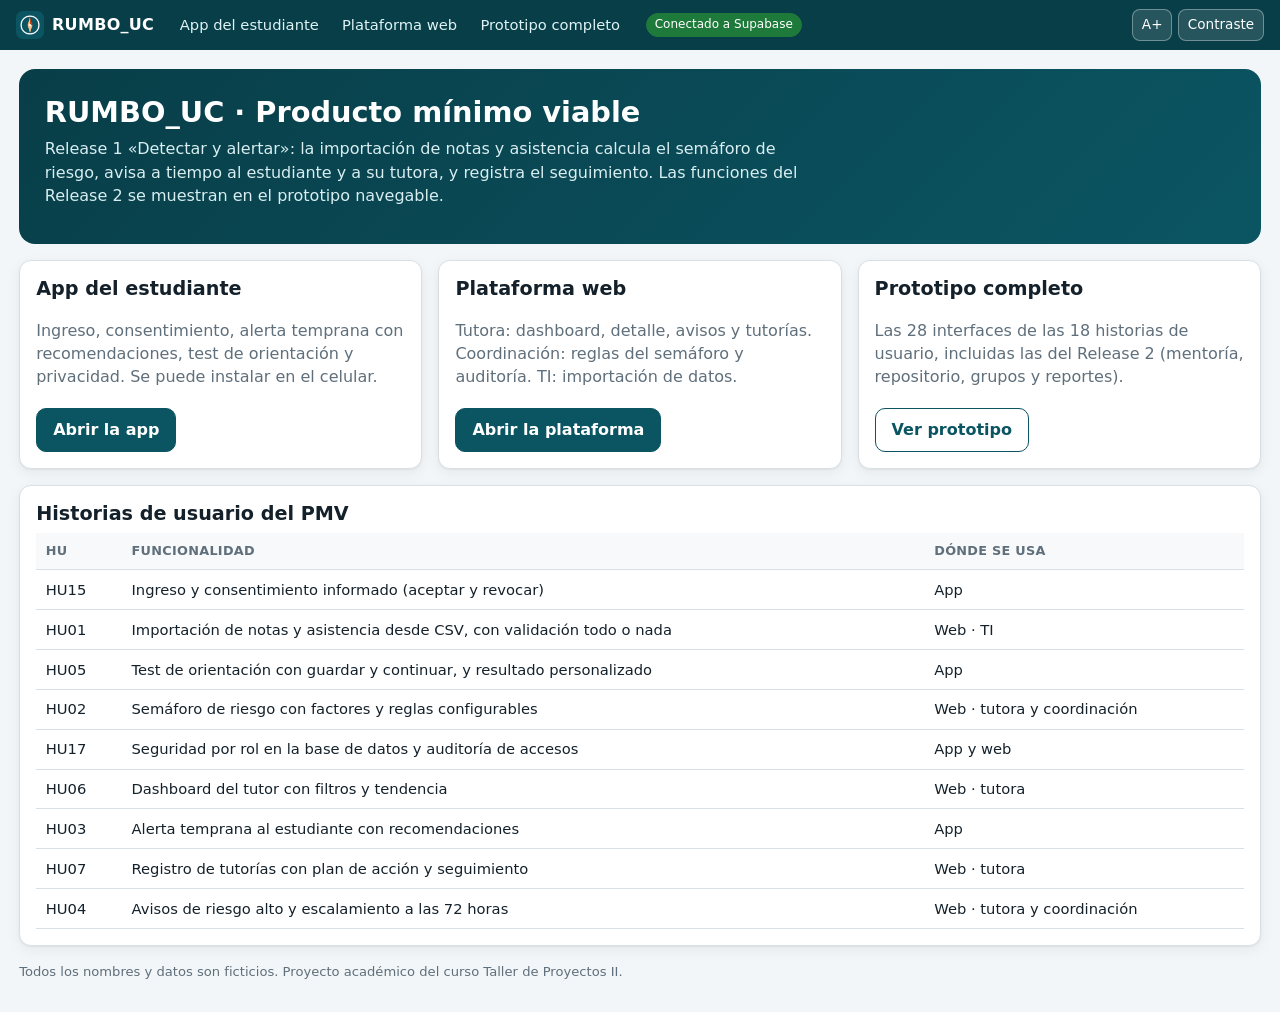
<file: index.html>
<!DOCTYPE html>
<html lang="es">
<head>
<meta charset="utf-8">
<meta name="viewport" content="width=device-width, initial-scale=1">
<meta name="description" content="RUMBO_UC: producto mínimo viable de alertas tempranas de riesgo académico para estudiantes de primeros ciclos.">
<link rel="icon" href="assets/icon-192.png">
<title>RUMBO_UC – Producto mínimo viable</title>
<link rel="stylesheet" href="assets/rumbo.css">
</head>
<body>
<a class="skip" href="#view">Saltar al contenido</a>
<header class="topbar">
  <a class="brand" href="index.html"><img src="assets/icon-192.png" alt="" width="28" height="28" style="border-radius:7px">RUMBO_UC</a>
  <nav class="topnav" aria-label="Productos"><a href="app.html">App del estudiante</a><a href="web.html">Plataforma web</a><a href="prototipo.html">Prototipo completo</a></nav>
  <span class="mode" id="modo"></span>
  <div class="a11y" role="group" aria-label="Opciones de visualización"><button id="tg-size" aria-pressed="false">A+</button><button id="tg-hc" aria-pressed="false">Contraste</button></div>
</header>
<main id="view" tabindex="-1">
 <section class="hero"><h1>RUMBO_UC · Producto mínimo viable</h1>
  <p>Release 1 «Detectar y alertar»: la importación de notas y asistencia calcula el semáforo de riesgo, avisa a tiempo al estudiante y a su tutora, y registra el seguimiento. Las funciones del Release 2 se muestran en el prototipo navegable.</p></section>
 <div class="grid g3">
  <div class="card entry"><h2>App del estudiante</h2><p class="muted">Ingreso, consentimiento, alerta temprana con recomendaciones, test de orientación y privacidad. Se puede instalar en el celular.</p><a class="btn" href="app.html">Abrir la app</a></div>
  <div class="card entry"><h2>Plataforma web</h2><p class="muted">Tutora: dashboard, detalle, avisos y tutorías. Coordinación: reglas del semáforo y auditoría. TI: importación de datos.</p><a class="btn" href="web.html">Abrir la plataforma</a></div>
  <div class="card entry"><h2>Prototipo completo</h2><p class="muted">Las 28 interfaces de las 18 historias de usuario, incluidas las del Release 2 (mentoría, repositorio, grupos y reportes).</p><a class="btn sec" href="prototipo.html">Ver prototipo</a></div>
 </div>
 <div class="card" style="margin-top:1rem"><h2>Historias de usuario del PMV</h2>
  <table><thead><tr><th>HU</th><th>Funcionalidad</th><th>Dónde se usa</th></tr></thead><tbody>
   <tr><td>HU15</td><td>Ingreso y consentimiento informado (aceptar y revocar)</td><td>App</td></tr>
   <tr><td>HU01</td><td>Importación de notas y asistencia desde CSV, con validación todo o nada</td><td>Web · TI</td></tr>
   <tr><td>HU05</td><td>Test de orientación con guardar y continuar, y resultado personalizado</td><td>App</td></tr>
   <tr><td>HU02</td><td>Semáforo de riesgo con factores y reglas configurables</td><td>Web · tutora y coordinación</td></tr>
   <tr><td>HU17</td><td>Seguridad por rol en la base de datos y auditoría de accesos</td><td>App y web</td></tr>
   <tr><td>HU06</td><td>Dashboard del tutor con filtros y tendencia</td><td>Web · tutora</td></tr>
   <tr><td>HU03</td><td>Alerta temprana al estudiante con recomendaciones</td><td>App</td></tr>
   <tr><td>HU07</td><td>Registro de tutorías con plan de acción y seguimiento</td><td>Web · tutora</td></tr>
   <tr><td>HU04</td><td>Avisos de riesgo alto y escalamiento a las 72 horas</td><td>Web · tutora y coordinación</td></tr>
  </tbody></table></div>
 <p class="hint" style="margin-top:1rem">Todos los nombres y datos son ficticios. Proyecto académico del curso Taller de Proyectos II.</p>
</main>
<script src="config.js"></script>
<script src="assets/rumbo-core.js"></script>
<script>
initA11y();
const cfg = window.RUMBO_CONFIG || {}; const live = cfg.url && cfg.anonKey;
document.getElementById("modo").textContent = live ? "Conectado a Supabase" : "Modo demostración";
document.getElementById("modo").classList.toggle("live", !!live);
</script>
</body>
</html>
</file>
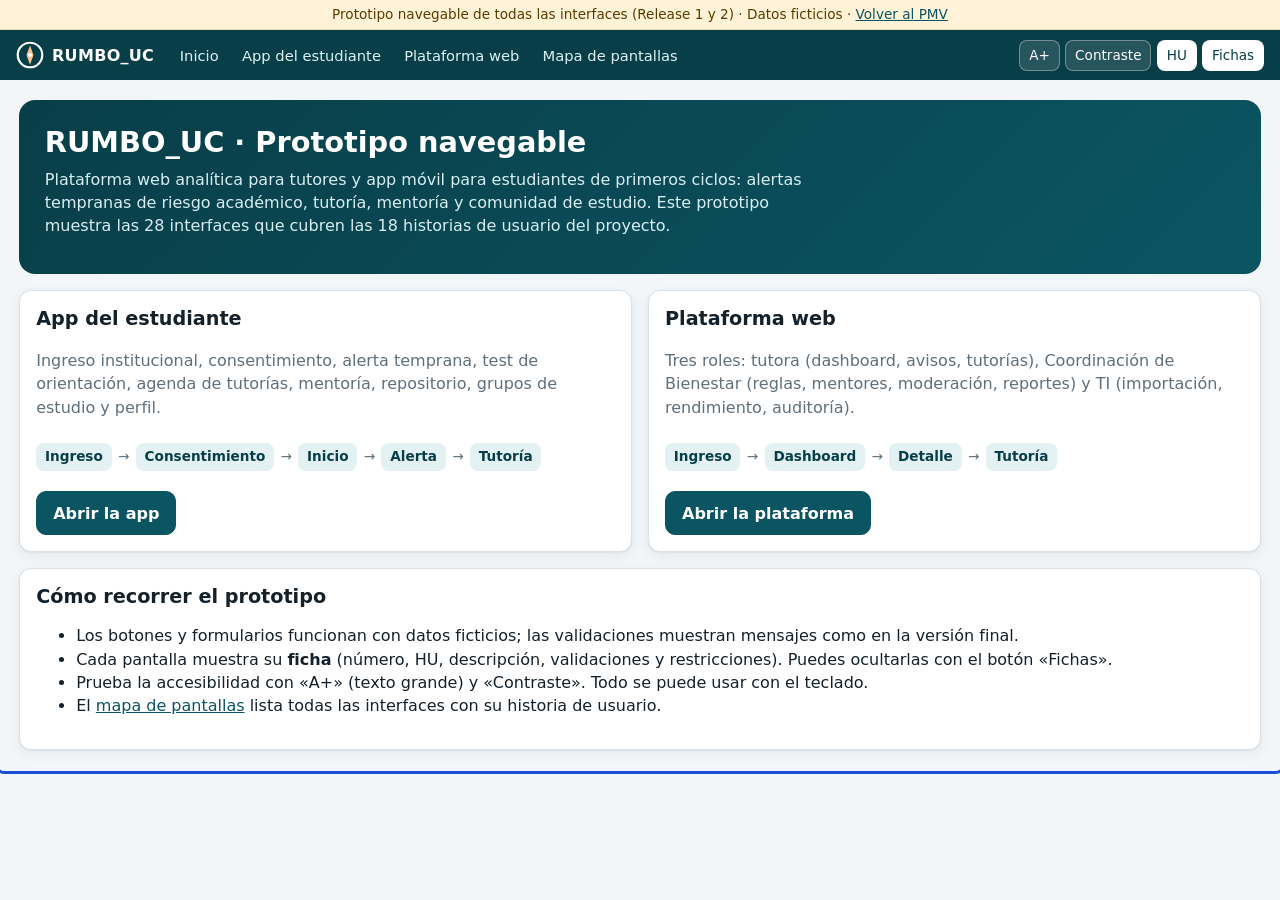
<file: prototipo.html>
<!DOCTYPE html>
<html lang="es">
<head>
<meta charset="utf-8">
<meta name="viewport" content="width=device-width, initial-scale=1">
<meta name="description" content="Prototipo navegable de RUMBO_UC: alertas tempranas, tutoría, mentoría y comunidad de estudio. Datos ficticios.">
<title>RUMBO_UC – Prototipo navegable</title>
<style>
:root{
  --ink:#14212b; --ink2:#41525f; --muted:#5f6f7b; --line:#d8e0e6; --bg:#f3f6f8; --card:#ffffff;
  --brand:#0b5563; --brand-d:#083e48; --brand-l:#e3f1f3; --accent:#c2410c; --accent-l:#fdeee4;
  --ok:#1e7a3a; --ok-l:#e5f4ea; --warn:#9a5b00; --warn-l:#fff2d6; --bad:#b3261e; --bad-l:#fde8e6;
  --focus:#1d4ed8; --radius:12px; --shadow:0 1px 2px rgba(20,33,43,.06),0 4px 14px rgba(20,33,43,.06);
}
body.hc{ --ink:#000; --ink2:#000; --muted:#1f1f1f; --line:#000; --bg:#fff; --card:#fff; --brand:#003c46; --brand-d:#002830; --brand-l:#fff; --accent:#8a2a00; --ok:#0a5a24; --warn:#6b3e00; --bad:#8c1009; }
body.hc .card, body.hc .btn, body.hc input, body.hc select, body.hc textarea{border-width:2px;border-color:#000}
*{box-sizing:border-box}
html{font-size:16px}
html.lg{font-size:19px}
body{margin:0;font-family:system-ui,-apple-system,"Segoe UI",Roboto,"Helvetica Neue",Arial,sans-serif;color:var(--ink);background:var(--bg);line-height:1.45}
a{color:var(--brand)}
:focus-visible{outline:3px solid var(--focus);outline-offset:2px;border-radius:4px}
.skip{position:absolute;left:-999px;top:0;background:#fff;padding:8px;z-index:99}
.skip:focus{left:8px}
h1,h2,h3{line-height:1.2;margin:0 0 .5rem}
h1{font-size:1.5rem} h2{font-size:1.2rem} h3{font-size:1.02rem}
p{margin:.2rem 0 .7rem}
small,.muted{color:var(--muted)}
/* barra superior */
.topbar{position:sticky;top:0;z-index:20;background:var(--brand-d);color:#fff;display:flex;flex-wrap:wrap;gap:.5rem 1rem;align-items:center;padding:.55rem 1rem}
.brand{display:flex;align-items:center;gap:.5rem;font-weight:800;letter-spacing:.3px;color:#fff;text-decoration:none}
.topnav{display:flex;gap:.25rem;flex-wrap:wrap}
.topnav a{color:#dff3f5;text-decoration:none;padding:.35rem .6rem;border-radius:8px;font-size:.92rem}
.topnav a[aria-current="page"],.topnav a:hover{background:rgba(255,255,255,.14);color:#fff}
.a11y{margin-left:auto;display:flex;gap:.35rem;align-items:center}
.a11y button{background:rgba(255,255,255,.12);color:#fff;border:1px solid rgba(255,255,255,.35);border-radius:8px;padding:.3rem .55rem;font:inherit;font-size:.85rem;cursor:pointer}
.a11y button[aria-pressed="true"]{background:#fff;color:var(--brand-d)}
.proto-note{background:var(--warn-l);color:#5a3a00;font-size:.85rem;text-align:center;padding:.3rem .8rem;border-bottom:1px solid #f0d9a8}
main{padding:1.2rem;max-width:1280px;margin:0 auto}
/* componentes */
.card{background:var(--card);border:1px solid var(--line);border-radius:var(--radius);box-shadow:var(--shadow);padding:1rem}
.grid{display:grid;gap:1rem}
.g2{grid-template-columns:repeat(auto-fit,minmax(280px,1fr))}
.g3{grid-template-columns:repeat(auto-fit,minmax(220px,1fr))}
.g4{grid-template-columns:repeat(auto-fit,minmax(170px,1fr))}
.btn{display:inline-flex;align-items:center;justify-content:center;gap:.4rem;min-height:44px;padding:.55rem 1rem;border-radius:10px;border:1px solid var(--brand);background:var(--brand);color:#fff;font:inherit;font-weight:600;cursor:pointer;text-decoration:none}
.btn:hover{background:var(--brand-d)}
.btn.sec{background:#fff;color:var(--brand)}
.btn.sec:hover{background:var(--brand-l)}
.btn.ghost{background:transparent;border-color:transparent;color:var(--brand)}
.btn.danger{background:var(--bad);border-color:var(--bad)}
.btn.sm{min-height:36px;padding:.3rem .7rem;font-size:.9rem}
.btn[disabled]{opacity:.5;cursor:not-allowed}
.btn.block{width:100%}
.row{display:flex;gap:.6rem;align-items:center;flex-wrap:wrap}
.spacer{flex:1}
.chip{display:inline-flex;align-items:center;gap:.3rem;border-radius:999px;padding:.12rem .55rem;font-size:.8rem;font-weight:700;border:1px solid transparent;white-space:nowrap}
.hu{background:#eef1ff;color:#2a3a9b;border-color:#cdd5ff}
body.nohu .hu{display:none}
.alto{background:var(--bad-l);color:var(--bad);border-color:#f3b8b3}
.medio{background:var(--warn-l);color:var(--warn);border-color:#f1d091}
.bajo{background:var(--ok-l);color:var(--ok);border-color:#b8e0c4}
.neutral{background:#eef2f5;color:var(--ink2);border-color:var(--line)}
.dot{width:.7rem;height:.7rem;border-radius:50%;display:inline-block}
.dot.alto{background:var(--bad)} .dot.medio{background:#d68a00} .dot.bajo{background:var(--ok)}
label{display:block;font-weight:600;margin:.6rem 0 .25rem;font-size:.95rem}
.hint{font-size:.82rem;color:var(--muted);margin-top:.2rem}
input[type=text],input[type=number],input[type=date],input[type=time],input[type=search],select,textarea{width:100%;min-height:44px;padding:.55rem .65rem;border:1px solid #b9c5ce;border-radius:10px;font:inherit;color:var(--ink);background:#fff}
textarea{min-height:90px;resize:vertical}
.err{color:var(--bad);font-size:.85rem;margin-top:.25rem;font-weight:600}
[aria-invalid="true"]{border-color:var(--bad)!important;background:#fffafa}
.check{display:flex;gap:.6rem;align-items:flex-start;font-weight:500}
.check input{width:22px;height:22px;margin-top:.1rem;flex:none}
table{width:100%;border-collapse:collapse;font-size:.92rem}
th,td{text-align:left;padding:.55rem .6rem;border-bottom:1px solid var(--line);vertical-align:top}
th{font-size:.8rem;text-transform:uppercase;letter-spacing:.3px;color:var(--muted);background:#f7f9fa}
tr.clickable{cursor:pointer}
tr.clickable:hover td{background:#f6fbfc}
.kpi{display:flex;flex-direction:column;gap:.15rem}
.kpi b{font-size:1.6rem}
.banner{border-radius:10px;padding:.7rem .9rem;display:flex;gap:.6rem;align-items:flex-start;margin:.4rem 0 .8rem}
.banner.bad{background:var(--bad-l);color:#7a1a14;border:1px solid #f3b8b3}
.banner.warn{background:var(--warn-l);color:#5a3a00;border:1px solid #f1d091}
.banner.ok{background:var(--ok-l);color:#14532d;border:1px solid #b8e0c4}
.banner.info{background:var(--brand-l);color:var(--brand-d);border:1px solid #b6dbe0}
.progress{height:10px;background:#e3e9ee;border-radius:999px;overflow:hidden}
.progress>span{display:block;height:100%;background:var(--brand)}
#toasts{position:fixed;left:50%;bottom:24px;transform:translateX(-50%);display:flex;flex-direction:column;gap:.5rem;align-items:center;z-index:50;max-width:92vw}
.toast{background:#14212b;color:#fff;padding:.7rem 1rem;border-radius:10px;box-shadow:var(--shadow)}
.modal-bg{position:fixed;inset:0;background:rgba(10,20,28,.45);display:flex;align-items:center;justify-content:center;z-index:40;padding:1rem}
.modal{background:#fff;border-radius:14px;max-width:520px;width:100%;padding:1.2rem;box-shadow:0 10px 40px rgba(0,0,0,.25)}
/* app móvil */
.app-stage{display:flex;gap:1.5rem;align-items:flex-start;justify-content:center;flex-wrap:wrap}
.phone{width:390px;max-width:100%;height:780px;background:#fff;border:10px solid #1b2430;border-radius:38px;overflow:hidden;display:flex;flex-direction:column;box-shadow:0 12px 40px rgba(20,33,43,.18);position:relative}
.appbar{background:var(--brand);color:#fff;padding:.8rem 1rem .7rem;display:flex;align-items:center;gap:.5rem;min-height:56px}
.appbar h1{font-size:1.08rem;margin:0;color:#fff}
.appbar .back{background:transparent;border:0;color:#fff;font-size:1.4rem;min-width:44px;min-height:44px;cursor:pointer;border-radius:8px}
.app-content{flex:1;overflow:auto;padding:1rem;background:#f7f9fa}
.tabbar{display:grid;grid-template-columns:repeat(5,1fr);border-top:1px solid var(--line);background:#fff}
.tabbar a{display:flex;flex-direction:column;align-items:center;gap:.1rem;padding:.45rem .2rem .55rem;font-size:.72rem;color:var(--muted);text-decoration:none;min-height:56px;justify-content:center}
.tabbar a[aria-current="page"]{color:var(--brand);font-weight:700}
.tabbar svg{width:22px;height:22px}
.offline-bar{background:#33414c;color:#fff;font-size:.8rem;padding:.35rem .8rem;text-align:center}
.app-card{background:#fff;border:1px solid var(--line);border-radius:12px;padding:.85rem;margin-bottom:.75rem}
.list-item{display:flex;gap:.7rem;align-items:center;padding:.7rem 0;border-bottom:1px solid var(--line)}
.list-item:last-child{border-bottom:0}
.avatar{width:42px;height:42px;border-radius:50%;background:var(--brand-l);color:var(--brand-d);display:flex;align-items:center;justify-content:center;font-weight:800;flex:none}
.bubble{max-width:80%;padding:.55rem .75rem;border-radius:14px;margin:.3rem 0;font-size:.93rem}
.bubble.me{background:var(--brand);color:#fff;margin-left:auto;border-bottom-right-radius:4px}
.bubble.them{background:#fff;border:1px solid var(--line);border-bottom-left-radius:4px}
.chat{display:flex;flex-direction:column}
.stars button{background:none;border:0;font-size:1.6rem;cursor:pointer;color:#c7ced4;min-width:40px;min-height:40px}
.stars button.on{color:#d68a00}
.slot{border:1px solid var(--line);border-radius:10px;padding:.55rem;text-align:center;background:#fff;cursor:pointer;font:inherit;min-height:44px}
.slot[aria-pressed="true"]{background:var(--brand);color:#fff;border-color:var(--brand)}
.slot[disabled]{background:#eef1f3;color:#97a3ad;text-decoration:line-through;cursor:not-allowed}
.opt{display:flex;gap:.6rem;align-items:center;border:1px solid var(--line);border-radius:10px;padding:.65rem .75rem;margin:.4rem 0;background:#fff;cursor:pointer;font-weight:500}
.opt:has(input:checked){border-color:var(--brand);background:var(--brand-l)}
.opt input{width:20px;height:20px}
/* ficha de la interfaz */
.ficha{width:340px;max-width:100%;font-size:.9rem}
.ficha h3{display:flex;gap:.5rem;align-items:center}
.ficha ul{margin:.2rem 0 .6rem;padding-left:1.1rem}
.ficha dt{font-weight:700;margin-top:.5rem;color:var(--ink2);font-size:.8rem;text-transform:uppercase;letter-spacing:.3px}
.ficha dd{margin:.15rem 0}
body.nofichas .ficha,body.nofichas .ficha-btn{display:none}
/* plataforma web */
.web{display:grid;grid-template-columns:240px 1fr;gap:1rem;align-items:start}
.side{background:#fff;border:1px solid var(--line);border-radius:var(--radius);padding:.6rem;position:sticky;top:80px}
.side .who{padding:.6rem;border-bottom:1px solid var(--line);margin-bottom:.4rem}
.side a{display:flex;gap:.5rem;align-items:center;padding:.55rem .6rem;border-radius:8px;color:var(--ink2);text-decoration:none;font-size:.93rem;min-height:40px}
.side a[aria-current="page"]{background:var(--brand-l);color:var(--brand-d);font-weight:700}
.side a:hover{background:#f1f6f7}
.side .sec-title{font-size:.72rem;text-transform:uppercase;color:var(--muted);padding:.6rem .6rem .2rem;letter-spacing:.4px}
.pagehead{display:flex;flex-wrap:wrap;gap:.6rem;align-items:center;margin-bottom:1rem}
.pagehead h1{margin:0}
.filters{display:grid;grid-template-columns:repeat(auto-fit,minmax(160px,1fr));gap:.6rem;margin-bottom:.8rem}
.filters label{margin:0 0 .2rem;font-size:.8rem}
.bar{height:8px;border-radius:999px;background:#e3e9ee;overflow:hidden;width:100%}
.bar>span{display:block;height:100%}
.ficha-drawer{position:fixed;right:0;top:0;bottom:0;width:380px;max-width:100%;background:#fff;box-shadow:-8px 0 30px rgba(0,0,0,.15);z-index:45;padding:1.1rem;overflow:auto}
.ficha-btn{position:fixed;right:16px;bottom:16px;z-index:30;box-shadow:var(--shadow)}
.hero{background:linear-gradient(135deg,var(--brand-d),var(--brand));color:#fff;border-radius:16px;padding:1.6rem;margin-bottom:1rem}
.hero h1{font-size:1.8rem;color:#fff}
.hero p{color:#d8eef1;max-width:760px}
.entry{display:flex;flex-direction:column;gap:.5rem}
.entry .btn{align-self:flex-start}
.flow{display:flex;flex-wrap:wrap;gap:.4rem;align-items:center;font-size:.85rem;margin:.3rem 0 .8rem}
.flow a{background:var(--brand-l);color:var(--brand-d);padding:.25rem .55rem;border-radius:8px;text-decoration:none;font-weight:600}
.flow span{color:var(--muted)}
.sr{position:absolute;width:1px;height:1px;overflow:hidden;clip:rect(0 0 0 0)}
@media (max-width:860px){
  .web{grid-template-columns:1fr}
  .side{position:static}
  .ficha{width:100%}
}
@media (max-width:480px){
  main{padding:.5rem}
  .phone{border:0;border-radius:0;height:calc(100vh - 110px);width:100%;box-shadow:none}
}
@media (prefers-reduced-motion:no-preference){.btn,.slot,.opt{transition:background .15s,border-color .15s}}
</style>
</head>
<body>
<a class="skip" href="#view">Saltar al contenido</a>
<div class="proto-note" role="note">Prototipo navegable de todas las interfaces (Release 1 y 2) · Datos ficticios · <a href="index.html">Volver al PMV</a></div>
<header class="topbar">
  <a class="brand" href="#inicio" aria-label="RUMBO_UC, ir al inicio del prototipo">
    <svg width="28" height="28" viewBox="0 0 32 32" aria-hidden="true"><circle cx="16" cy="16" r="14" fill="none" stroke="#fff" stroke-width="2.5"/><path d="M16 5 L20 16 L16 27 L12 16 Z" fill="#fbbf8a"/><circle cx="16" cy="16" r="2.4" fill="#fff"/></svg>
    RUMBO_UC
  </a>
  <nav class="topnav" aria-label="Secciones del prototipo">
    <a href="#inicio" data-top="inicio">Inicio</a>
    <a href="#app-login" data-top="app">App del estudiante</a>
    <a href="#web-login" data-top="web">Plataforma web</a>
    <a href="#mapa" data-top="mapa">Mapa de pantallas</a>
  </nav>
  <div class="a11y" role="group" aria-label="Opciones de visualización">
    <button id="tg-size" aria-pressed="false" title="Aumentar el tamaño del texto">A+</button>
    <button id="tg-hc" aria-pressed="false" title="Alto contraste">Contraste</button>
    <button id="tg-hu" aria-pressed="true" title="Mostrar las etiquetas de historia de usuario">HU</button>
    <button id="tg-ficha" aria-pressed="true" title="Mostrar la ficha de cada interfaz">Fichas</button>
  </div>
</header>
<main id="view" tabindex="-1"></main>
<div id="layer"></div>
<div id="toasts" aria-live="polite"></div>
<script>
"use strict";
/* ====================== utilidades ====================== */
const $ = (s, r = document) => r.querySelector(s);
const $$ = (s, r = document) => Array.from(r.querySelectorAll(s));
const esc = s => String(s).replace(/[&<>"']/g, c => ({"&":"&amp;","<":"&lt;",">":"&gt;",'"':"&quot;","'":"&#39;"}[c]));
const go = h => { if (location.hash === "#" + h) render(); else location.hash = h; };
function toast(msg){ const l=$("#toasts"); const t=document.createElement("div"); t.className="toast"; t.setAttribute("role","status"); t.textContent=msg; l.appendChild(t); setTimeout(()=>t.remove(),3200); }
function modal(title, bodyHTML, actions){
  const l=$("#layer"); const bg=document.createElement("div"); bg.className="modal-bg";
  bg.innerHTML=`<div class="modal" role="dialog" aria-modal="true" aria-labelledby="mdl-t"><h2 id="mdl-t">${title}</h2><div>${bodyHTML}</div><div class="row" style="justify-content:flex-end;margin-top:1rem" id="mdl-a"></div></div>`;
  (actions||[{label:"Cerrar"}]).forEach(a=>{ const b=document.createElement("button"); b.className="btn "+(a.cls||""); b.textContent=a.label; b.onclick=()=>{ if(a.fn && a.fn(bg)===false) return; bg.remove(); }; $("#mdl-a",bg).appendChild(b); });
  bg.addEventListener("keydown",e=>{ if(e.key==="Escape") bg.remove(); });
  l.appendChild(bg); const f=$("button,input,textarea,select",bg.querySelector(".modal div")) || $("#mdl-a button",bg); f && f.focus();
  return bg;
}
function setErr(input, msg){
  const id = input.id + "-err"; let e = document.getElementById(id);
  if(!msg){ input.removeAttribute("aria-invalid"); if(e) e.remove(); return true; }
  input.setAttribute("aria-invalid","true"); input.setAttribute("aria-describedby", id);
  if(!e){ e=document.createElement("div"); e.className="err"; e.id=id; e.setAttribute("role","alert"); input.insertAdjacentElement("afterend", e); }
  e.textContent = msg; return false;
}
const store = { get(k,d){ try{ const v=localStorage.getItem("rumboproto_"+k); return v?JSON.parse(v):d; }catch(e){ return d; } }, set(k,v){ try{ localStorage.setItem("rumboproto_"+k, JSON.stringify(v)); }catch(e){} } };
const icon = {
  home:'<svg viewBox="0 0 24 24" fill="none" stroke="currentColor" stroke-width="2" aria-hidden="true"><path d="M3 11l9-7 9 7v9a1 1 0 0 1-1 1h-5v-6h-6v6H4a1 1 0 0 1-1-1z"/></svg>',
  cal:'<svg viewBox="0 0 24 24" fill="none" stroke="currentColor" stroke-width="2" aria-hidden="true"><rect x="3" y="5" width="18" height="16" rx="2"/><path d="M3 10h18M8 3v4M16 3v4"/></svg>',
  people:'<svg viewBox="0 0 24 24" fill="none" stroke="currentColor" stroke-width="2" aria-hidden="true"><circle cx="9" cy="8" r="3.5"/><path d="M2.5 20c.8-3.6 3.4-5.5 6.5-5.5s5.7 1.9 6.5 5.5"/><circle cx="17" cy="9" r="2.6"/><path d="M16 14.6c2.6.2 4.6 1.9 5.4 5.4"/></svg>',
  book:'<svg viewBox="0 0 24 24" fill="none" stroke="currentColor" stroke-width="2" aria-hidden="true"><path d="M4 5a2 2 0 0 1 2-2h13v16H6a2 2 0 0 0-2 2z"/><path d="M4 19V5"/></svg>',
  user:'<svg viewBox="0 0 24 24" fill="none" stroke="currentColor" stroke-width="2" aria-hidden="true"><circle cx="12" cy="8" r="4"/><path d="M4 21c1-4.4 4.2-6.5 8-6.5s7 2.1 8 6.5"/></svg>'
};

/* ====================== datos ficticios ====================== */
const NOMBRES = ["Lucía Ramos","Diego Huamán","Valeria Torres","Joaquín Paredes","Camila Rojas","Mateo Quispe","Ariana Salazar","Sebastián Lazo","Fernanda Ccori","Rodrigo Medina","Daniela Ponce","Gabriel Inga","Mariana Vega","Thiago Cárdenas","Ximena Arias","Bruno Espinoza","Antonella Ríos","Adrián Soto","Luana Mendoza","Iker Flores","Renata Chávez","Samuel Ortiz","Abril Castro","Leonardo Vargas","Micaela Núñez","Gael Palomino","Zoe Aquino","Emilio Benavides","Alessia Ruiz","Facundo Tello","Isabella Cruz","Matías Gamarra","Julieta Montes","Santiago Rivas","Kiara Lozano","Nicolás Yupanqui","Ainhoa Campos","Dylan Mamani","Ariadna León","Franco Villena"];
const CARRERAS = ["Ing. de Sistemas","Ing. Industrial"];
const CURSOS = ["Matemática Básica","Comunicación","Fundamentos de Programación","Física I","Química General","Introducción a la Ingeniería"];
function rnd(seed){ let x=Math.sin(seed)*10000; return x-Math.floor(x); }
const STUDENTS = NOMBRES.map((n,i)=>{
  const r1=rnd(i+1), r2=rnd(i+11), r3=rnd(i+21), r4=rnd(i+31);
  const asist=Math.round(55+r1*45), prom=Math.round((7+r2*11)*10)/10, desap=Math.floor(r3*4), inact=Math.floor(r4*16);
  return { id:i+1, cod:"U2026"+String(1000+i*37).padStart(5,"0"), nombre:n, carrera:CARRERAS[i%2], ciclo:1+(i%2), curso:CURSOS[i%6],
           asist, prom, desap, inact, hist:[0,1,2].map(k=>Math.round(20+rnd(i*7+k)*60)), contactado:i%5===0, tutor:i<40?"rq":"otro" };
});
STUDENTS[0] = Object.assign(STUDENTS[0], {asist:62, prom:9.4, desap:2, inact:5, hist:[35,52,68]});
STUDENTS[1] = Object.assign(STUDENTS[1], {asist:68, prom:10.2, desap:2, inact:3, hist:[40,48,61]});
STUDENTS[2] = Object.assign(STUDENTS[2], {asist:71, prom:10.8, desap:1, inact:11, hist:[30,40,72]});
const OTRO = {id:99, cod:"U202609911", nombre:"Estudiante de otro tutor", carrera:"Ing. Civil", ciclo:1, curso:"Física I", asist:80, prom:13, desap:0, inact:1, hist:[20,20,20], tutor:"otro"};
let RULES = store.get("rules", {asist:75, prom:11, desap:2, inact:7, w:{asist:35, prom:30, desap:20, inact:15}});
function risk(s){
  const f = {asist:s.asist<RULES.asist, prom:s.prom<RULES.prom, desap:s.desap>=RULES.desap, inact:s.inact>=RULES.inact};
  const score = (f.asist?RULES.w.asist:0)+(f.prom?RULES.w.prom:0)+(f.desap?RULES.w.desap:0)+(f.inact?RULES.w.inact:0);
  const nivel = score>=60?"alto":score>=30?"medio":"bajo";
  return {score, nivel, f};
}
const NIVEL_TXT = {alto:"Riesgo alto", medio:"Riesgo medio", bajo:"Riesgo bajo"};
const lvl = n => `<span class="chip ${n}"><span class="dot ${n}" aria-hidden="true"></span>${NIVEL_TXT[n]}</span>`;
const TUTORIAS = store.get("tutorias", [{est:1, fecha:"2026-11-12", modalidad:"Virtual", acuerdos:"Asistir a la asesoría de Matemática Básica los martes y organizar un horario semanal de estudio.", seg:"2026-11-26"}]);
const MATERIALES = [
  {id:1, curso:"Matemática Básica", titulo:"Resumen de límites con ejercicios resueltos", autor:"Ariana Salazar", tipo:"PDF", tam:"1.8 MB", rating:4.6, votos:23, comentarios:["Me ayudó mucho para la PC2.","Muy claro el paso a paso."], descargado:true},
  {id:2, curso:"Matemática Básica", titulo:"Formulario de derivadas", autor:"Mateo Quispe", tipo:"PDF", tam:"420 KB", rating:4.2, votos:15, comentarios:["Útil para repasar."], descargado:false},
  {id:3, curso:"Fundamentos de Programación", titulo:"Guía de ejercicios de bucles en Python", autor:"Gabriel Inga", tipo:"DOCX", tam:"760 KB", rating:4.8, votos:31, comentarios:["Excelente."], descargado:true},
  {id:4, curso:"Física I", titulo:"Mapa conceptual de cinemática", autor:"Renata Chávez", tipo:"PNG", tam:"2.3 MB", rating:3.9, votos:9, comentarios:[], descargado:false}
];
const REPORTES = [{id:1, material:"Formulario de derivadas", motivo:"Contiene errores en la fórmula de la regla de la cadena", por:"Diego Huamán", fecha:"2026-11-19"},{id:2, material:"Apuntes copiados de un libro", motivo:"Posible infracción de derechos de autor", por:"Camila Rojas", fecha:"2026-11-20"}];
const MENTORES = [
  {id:1, nombre:"Andrea Salcedo", ciclo:8, carrera:"Ing. de Sistemas", afinidad:92, intereses:"Programación, Matemática", cupo:3, verif:true, horas:18},
  {id:2, nombre:"Kevin Torres", ciclo:7, carrera:"Ing. de Sistemas", afinidad:85, intereses:"Física, hábitos de estudio", cupo:2, verif:true, horas:24},
  {id:3, nombre:"Paola Díaz", ciclo:9, carrera:"Ing. de Sistemas", afinidad:81, intereses:"Matemática, Química", cupo:4, verif:true, horas:31},
  {id:4, nombre:"Luis Aranda", ciclo:6, carrera:"Ing. de Sistemas", afinidad:88, intereses:"Programación", cupo:5, verif:true, horas:12},
  {id:5, nombre:"Rocío Huerta", ciclo:7, carrera:"Ing. Industrial", afinidad:0, intereses:"Estadística", cupo:0, verif:false, horas:0}
];
const GRUPOS = [{id:1, nombre:"Repaso PC3 – Matemática Básica", curso:"Matemática Básica", miembros:6, unido:true},{id:2, nombre:"Python desde cero", curso:"Fundamentos de Programación", miembros:9, unido:false},{id:3, nombre:"Física I – problemas", curso:"Física I", miembros:4, unido:false}];
const CHATS = { mentor:[{me:false, t:"¡Hola, Lucía! Acepté tu solicitud. ¿En qué curso te gustaría empezar?"},{me:true, t:"Hola, Andrea. Matemática Básica: me cuestan los límites."},{me:false, t:"Perfecto. ¿Te parece una sesión el jueves a las 6 p. m.?"}],
  grupo:[{me:false, who:"Mateo", t:"¿Alguien resolvió el ejercicio 4 de la práctica?"},{me:false, who:"Ariana", t:"Sí, subí el resumen al repositorio del curso."},{me:true, who:"Tú", t:"¡Gracias! Lo reviso hoy."}] };
let APP = { consent: store.get("consent", false), offline:false, revocado:false, mentorPedido:null, cita:null, test: store.get("test", {i:0, r:{}}) };
let WEB = { role:null, filtro:{q:"", nivel:"", curso:"", carrera:""} };
const AUDIT = [
  {f:"2026-11-21 09:14", u:"rq.tutor@ejemplo.edu", a:"Ver detalle de estudiante", r:"U202601037", res:"Permitido"},
  {f:"2026-11-21 09:16", u:"rq.tutor@ejemplo.edu", a:"Ver detalle de estudiante", r:"U202609911", res:"Denegado"},
  {f:"2026-11-21 08:40", u:"ti.carga@ejemplo.edu", a:"Importar datos académicos", r:"notas_2026-2_s10.csv", res:"Permitido"},
  {f:"2026-11-20 22:03", u:"estudiante@ejemplo.edu", a:"Exportar reporte institucional", r:"Reporte de retención", res:"Denegado"},
  {f:"2026-11-20 17:25", u:"cb.coord@ejemplo.edu", a:"Modificar reglas del semáforo", r:"Umbral de asistencia 75 %", res:"Permitido"}
];
const CARGAS = store.get("cargas", [{f:"2026-11-21 08:40", u:"ti.carga@ejemplo.edu", a:"notas_2026-2_s10.csv", p:1240, x:0},{f:"2026-11-14 08:35", u:"ti.carga@ejemplo.edu", a:"notas_2026-2_s09.csv", p:1198, x:6}]);

/* ====================== fichas de interfaz (Ítem 9) ====================== */
const SCREENS = {
 "app-login":{n:"IU-01", t:"Ingreso con cuenta institucional", hu:["HU15"], d:"Pantalla de bienvenida de la app. El estudiante inicia sesión con su cuenta institucional mediante SSO; la app no pide ni guarda contraseñas.", v:["El correo debe pertenecer al dominio institucional.","Si el SSO no responde, se muestra un mensaje y la opción de reintentar."], r:["Solo usuarios con cuenta institucional activa.","No hay registro manual de usuarios."]},
 "app-consent":{n:"IU-02", t:"Consentimiento informado", hu:["HU15"], d:"En el primer ingreso, el estudiante lee para qué se usan sus datos y acepta el consentimiento antes de usar la app.", v:["El botón «Aceptar y continuar» se habilita solo al marcar la casilla de aceptación.","Se registra la versión del texto y la fecha de aceptación."], r:["Sin consentimiento no se accede a ninguna función que use datos académicos (Ley N.° 29733)."]},
 "app-home":{n:"IU-03", t:"Inicio del estudiante con alerta temprana", hu:["HU03","HU18"], d:"Resumen del estudiante: alerta vigente con tono motivador, próximas citas y accesos rápidos a apoyo.", v:["La alerta solo aparece si el nivel cambió a medio o alto.","No se repite la alerta el mismo día si el nivel no cambia."], r:["El estudiante no ve su puntaje numérico, solo el nivel y recomendaciones.","En modo sin conexión solo se muestra contenido descargado."]},
 "app-alert":{n:"IU-04", t:"Detalle de la alerta y recomendaciones", hu:["HU03"], d:"Explica la alerta con lenguaje motivador y ofrece al menos una acción de apoyo: tutoría, asesoría o recurso.", v:["Siempre muestra al menos una recomendación.","Registra la fecha en que el estudiante abrió la alerta."], r:["No se muestran comparaciones con otros estudiantes."]},
 "app-test":{n:"IU-05", t:"Test de orientación y hábitos de estudio", hu:["HU05"], d:"Cuestionario de 12 preguntas con barra de avance y opción de guardar y continuar después.", v:["Cada pregunta es obligatoria para avanzar.","El avance se guarda automáticamente al salir."], r:["Máximo 15 preguntas.","Las respuestas solo se comparten con el tutor si el estudiante lo autoriza."]},
 "app-test-result":{n:"IU-06", t:"Resultado del test", hu:["HU05"], d:"Resumen del perfil de estudio con recomendaciones personalizadas y la opción de compartirlo con el tutor.", v:["El resultado se genera solo con el test completo."], r:["Por defecto, el resultado no se comparte."]},
 "app-agenda":{n:"IU-07", t:"Agenda de tutorías", hu:["HU08"], d:"El estudiante elige un horario disponible de su tutor y envía la solicitud de cita.", v:["Los horarios ocupados aparecen deshabilitados.","Debe elegir un horario y escribir el motivo (10 a 200 caracteres)."], r:["Solo puede tener una solicitud pendiente a la vez.","Recordatorio automático 24 h antes."]},
 "app-mentor":{n:"IU-08", t:"Sugerencias de mentor", hu:["HU09"], d:"Muestra al menos 3 mentores verificados de la misma carrera, ordenados por afinidad.", v:["Requiere perfil completo (carrera e intereses).","Solo se puede enviar una solicitud a la vez."], r:["No aparecen mentores con cupo completo (5 mentorados) ni sin verificar."]},
 "app-mentor-chat":{n:"IU-09", t:"Chat de mentoría", hu:["HU09"], d:"Conversación entre el estudiante y su mentor, habilitada cuando el mentor acepta la solicitud.", v:["El mensaje no puede estar vacío ni superar 500 caracteres."], r:["El chat solo existe después de la aceptación del mentor."]},
 "app-repo":{n:"IU-10", t:"Repositorio comunitario por curso", hu:["HU11","HU18"], d:"Lista de materiales por curso con búsqueda, calificación y tipo de archivo.", v:["La búsqueda filtra por título y curso."], r:["Sin conexión solo se muestran los materiales descargados (modo lectura)."]},
 "app-upload":{n:"IU-11", t:"Publicar material", hu:["HU11"], d:"Formulario para compartir un material de estudio en un curso.", v:["Curso obligatorio; título de 5 a 80 caracteres.","Formatos permitidos: PDF, DOCX, PPTX, PNG y JPG; máximo 20 MB.","Todo archivo pasa por un análisis antivirus antes de publicarse."], r:["Un archivo con amenaza se bloquea y no se publica."]},
 "app-material":{n:"IU-12", t:"Detalle, valoración y reporte del material", hu:["HU12"], d:"El estudiante califica el material de 1 a 5, comenta o lo reporta indicando el motivo.", v:["El reporte exige seleccionar un motivo.","Comentario de máximo 300 caracteres."], r:["Cada estudiante puede valorar una sola vez cada material."]},
 "app-groups":{n:"IU-13", t:"Grupos de estudio", hu:["HU13"], d:"Lista de grupos por curso; el estudiante puede unirse o crear uno nuevo.", v:["Nombre del grupo de 5 a 60 caracteres y curso obligatorio."], r:["Máximo 15 miembros por grupo."]},
 "app-group-chat":{n:"IU-14", t:"Chat del grupo de estudio", hu:["HU13"], d:"Mensajería en tiempo real entre los miembros del grupo.", v:["Mensaje no vacío y de máximo 500 caracteres."], r:["Solo los miembros ven los mensajes; un miembro retirado deja de verlos."]},
 "app-profile":{n:"IU-15", t:"Perfil, privacidad y accesibilidad", hu:["HU15","HU18"], d:"Datos del estudiante, revocación del consentimiento, tamaño de texto, contraste y modo sin conexión.", v:["La revocación pide confirmación y queda registrada con fecha."], r:["Al revocar, se limitan las funciones que usan datos académicos."]},
 "web-login":{n:"IU-16", t:"Ingreso a la plataforma web", hu:["HU15"], d:"Ingreso por SSO institucional. En el prototipo se elige el rol para simular el acceso.", v:["El rol se toma de la cuenta institucional, no lo elige el usuario (en el prototipo se simula)."], r:["Tutor, coordinador de bienestar y TI ven menús distintos."]},
 "web-dashboard":{n:"IU-17", t:"Dashboard del tutor", hu:["HU06","HU02"], d:"Lista de tutorados ordenada por nivel de riesgo, con tendencia, indicadores y filtros.", v:["Los filtros responden en menos de 3 s.","Búsqueda por nombre o código."], r:["El tutor solo ve a sus propios tutorados."]},
 "web-student":{n:"IU-18", t:"Detalle del estudiante y factores de riesgo", hu:["HU02"], d:"Muestra el nivel de riesgo, los factores que lo explican, la tendencia y el historial de tutorías.", v:["Los factores se calculan con las reglas vigentes."], r:["Acceso solo para el tutor asignado y el coordinador; otro acceso se deniega y se audita."]},
 "web-tutoria":{n:"IU-19", t:"Registro de tutoría", hu:["HU07"], d:"Formulario para registrar la sesión, los acuerdos y el plan de acción, con fecha de seguimiento.", v:["Estudiante y fecha obligatorios; la fecha no puede ser futura.","Acuerdos de 20 a 1000 caracteres.","La fecha de seguimiento debe ser posterior a la sesión."], r:["El registro es confidencial: solo el tutor y el coordinador lo ven."]},
 "web-avisos":{n:"IU-20", t:"Avisos de riesgo alto y escalamiento", hu:["HU04"], d:"Lista de tutorados en riesgo alto con el tiempo transcurrido; a las 72 h sin contacto el aviso se escala.", v:["Al registrar el contacto, el aviso pasa a «Atendido»."], r:["El escalamiento al coordinador es automático a las 72 h."]},
 "web-import":{n:"IU-21", t:"Importación de datos académicos", hu:["HU01"], d:"Carga del archivo CSV con notas y asistencia; muestra el resumen de procesados y rechazados y el historial.", v:["Solo archivos .csv de hasta 10 MB.","Columnas obligatorias: codigo, curso, periodo, evaluacion, nota, asistencia.","Nota entre 0 y 20; asistencia entre 0 y 100."], r:["Si hay errores de formato, se rechaza la carga y no se modifican los datos.","Solo el rol TI puede importar."]},
 "web-reglas":{n:"IU-22", t:"Reglas del semáforo de riesgo", hu:["HU02"], d:"El coordinador ajusta los umbrales y pesos del indicador; el semáforo se recalcula con las nuevas reglas.", v:["Umbrales dentro de rangos válidos.","Los pesos deben sumar 100 %."], r:["Solo el coordinador de bienestar modifica las reglas; el cambio se audita."]},
 "web-mentores":{n:"IU-23", t:"Gestión de mentores", hu:["HU10"], d:"El coordinador verifica candidatos, revisa horas y genera constancias.", v:["La constancia se habilita al cumplir 20 horas."], r:["Solo mentores verificados reciben solicitudes."]},
 "web-moderacion":{n:"IU-24", t:"Moderación de materiales", hu:["HU12"], d:"Bandeja de materiales reportados para mantenerlos o retirarlos.", v:["Al retirar un material se exige indicar el motivo al autor."], r:["Solo el coordinador modera."]},
 "web-reportes":{n:"IU-25", t:"Reportes institucionales", hu:["HU14"], d:"Retención y distribución de riesgo por carrera y ciclo, con comparación de estudiantes con y sin tutoría.", v:["Los filtros de carrera y ciclo son obligatorios para exportar."], r:["Datos agregados: no se muestran estudiantes individuales."]},
 "web-monitoreo":{n:"IU-26", t:"Rendimiento y disponibilidad", hu:["HU16"], d:"Panel de TI con disponibilidad, tiempo de respuesta p95, tasa de errores y usuarios concurrentes.", v:["Se resaltan en rojo los valores fuera de la meta."], r:["Solo el rol TI accede."]},
 "web-auditoria":{n:"IU-27", t:"Auditoría de accesos", hu:["HU17"], d:"Registro de accesos permitidos y denegados con usuario, acción, recurso y fecha.", v:["Filtro por resultado."], r:["El registro no se puede editar ni borrar."]},
 "web-denegado":{n:"IU-28", t:"Acceso denegado", hu:["HU17"], d:"Se muestra cuando un usuario intenta ver un recurso sin permiso; el intento queda auditado.", v:["Se informa el motivo sin exponer datos del recurso."], r:["No se revela si el recurso existe."]}
};
const fichaHTML = id => { const s=SCREENS[id]; if(!s) return "";
  return `<h3><span class="chip neutral">${s.n}</span>${esc(s.t)}</h3>
  <dl><dt>Historias de usuario</dt><dd>${s.hu.map(h=>`<span class="chip hu">${h}</span>`).join(" ")}</dd>
  <dt>Descripción</dt><dd>${esc(s.d)}</dd>
  <dt>Validaciones</dt><dd><ul>${s.v.map(x=>`<li>${esc(x)}</li>`).join("")}</ul></dd>
  <dt>Restricciones</dt><dd><ul>${s.r.map(x=>`<li>${esc(x)}</li>`).join("")}</ul></dd></dl>`; };
const huChips = id => (SCREENS[id]?.hu||[]).map(h=>`<span class="chip hu">${h}</span>`).join(" ");

/* ====================== app móvil ====================== */
const TABS = [["app-home","Inicio",icon.home],["app-agenda","Tutoría",icon.cal],["app-mentor","Mentoría",icon.people],["app-repo","Estudio",icon.book],["app-profile","Perfil",icon.user]];
const TABMAP = {"app-alert":"app-home","app-test":"app-home","app-test-result":"app-home","app-mentor-chat":"app-mentor","app-upload":"app-repo","app-material":"app-repo","app-groups":"app-repo","app-group-chat":"app-repo"};
function phone(id, title, inner, opts={}){
  const tabs = opts.notabs ? "" : `<nav class="tabbar" aria-label="Navegación de la app">${TABS.map(([h,l,ic])=>`<a href="#${h}" ${ (TABMAP[id]||id)===h?'aria-current="page"':''}>${ic}<span>${l}</span></a>`).join("")}</nav>`;
  const back = opts.back ? `<button class="back" aria-label="Volver" onclick="go('${opts.back}')">‹</button>` : "";
  return `<div class="app-stage">
   <section class="phone" aria-label="Vista de la app móvil: ${esc(title)}">
     <div class="appbar">${back}<h1>${esc(title)}</h1><span class="spacer"></span>${huChips(id).replace(/chip hu/g,'chip hu" style="background:#fff')}</div>
     ${APP.offline?'<div class="offline-bar" role="status">Sin conexión · Modo lectura</div>':''}
     <div class="app-content">${inner}</div>${tabs}
   </section>
   <aside class="card ficha" aria-label="Ficha de la interfaz">${fichaHTML(id)}</aside></div>`;
}
function needConsent(){ if(!APP.consent){ go("app-consent"); return true; } return false; }
const ME = STUDENTS[0];
const V = {};
V["app-login"] = () => phone("app-login","Bienvenida", `
  <div style="text-align:center;padding:1.5rem .5rem">
    <svg width="76" height="76" viewBox="0 0 32 32" aria-hidden="true"><circle cx="16" cy="16" r="14" fill="#e3f1f3" stroke="#0b5563" stroke-width="2"/><path d="M16 5 L20 16 L16 27 L12 16 Z" fill="#c2410c"/><circle cx="16" cy="16" r="2.4" fill="#0b5563"/></svg>
    <h2 style="margin-top:.8rem">Tu rumbo en la universidad</h2>
    <p class="muted">Alertas a tiempo, tutoría, mentores y material de estudio en un solo lugar.</p>
  </div>
  <button class="btn block" id="sso">Ingresar con mi cuenta institucional</button>
  <p class="hint" style="text-align:center;margin-top:.6rem">Usarás el inicio de sesión de tu universidad. RUMBO_UC no guarda tu contraseña.</p>
  <div id="sso-state" aria-live="polite"></div>`, {notabs:true});
V["app-consent"] = () => phone("app-consent","Uso de tus datos", `
  <p>Antes de empezar, queremos contarte qué datos usamos y para qué.</p>
  <div class="app-card"><h3>Qué usamos</h3><ul style="padding-left:1.1rem;margin:.2rem 0"><li>Tus notas y tu asistencia, para detectar a tiempo si necesitas apoyo.</li><li>Tus respuestas del test de orientación, solo si decides compartirlas.</li></ul></div>
  <div class="app-card"><h3>Qué no usamos</h3><p style="margin:0">Origen, salud ni nivel socioeconómico.</p></div>
  <div class="app-card"><h3>Tus derechos</h3><p style="margin:0">Puedes revocar este consentimiento cuando quieras desde tu perfil (Ley N.° 29733).</p></div>
  <label class="check"><input type="checkbox" id="cs-ok"> He leído y acepto el uso de mis datos académicos para recibir alertas y apoyo.</label>
  <button class="btn block" id="cs-go" disabled style="margin-top:.8rem">Aceptar y continuar</button>
  <p class="hint">Versión del consentimiento: 1.0 · 2026</p>`, {notabs:true});
V["app-home"] = () => { if(needConsent()) return ""; const r=risk(ME); const t=APP.test; const done=t.done;
  return phone("app-home","Hola, Lucía", `
  ${APP.revocado?'<div class="banner warn" role="status">Revocaste el consentimiento: las alertas y el seguimiento están desactivados.</div>':''}
  ${!APP.revocado && r.nivel!=="bajo" && !APP.offline ? `<a class="app-card" href="#app-alert" style="display:block;text-decoration:none;color:inherit;border-left:5px solid var(--accent)">
     <div class="row"><strong>Tenemos una recomendación para ti</strong><span class="spacer"></span>${lvl(r.nivel)}</div>
     <p style="margin:.4rem 0 0">Notamos que tu asistencia en ${esc(ME.curso)} bajó. Aún estás a tiempo: te ayudamos a retomar el ritmo. <u>Ver qué puedo hacer</u></p></a>`:''}
  <div class="app-card"><div class="row"><strong>Test de orientación</strong><span class="spacer"></span>${done?'<span class="chip bajo">Completado</span>':`<span class="chip neutral">${Object.keys(t.r).length}/12</span>`}</div>
   <p class="muted" style="margin:.3rem 0 .6rem">Descubre tu forma de estudiar y recibe consejos personalizados.</p>
   <a class="btn sec sm" href="#${done?'app-test-result':'app-test'}">${done?'Ver resultado':(Object.keys(t.r).length?'Continuar test':'Empezar test')}</a></div>
  <div class="app-card"><strong>Próxima cita</strong><p style="margin:.3rem 0 .6rem">${APP.cita?`${esc(APP.cita.dia)} · ${esc(APP.cita.hora)} con Ing. Rosa Quispe <span class="chip medio">Pendiente de confirmación</span>`:'No tienes citas programadas.'}</p><a class="btn sec sm" href="#app-agenda">Agendar tutoría</a></div>
  <div class="grid g2" style="gap:.6rem">
    <a class="app-card" href="#app-mentor" style="text-decoration:none;color:inherit;margin:0"><strong>Mentoría</strong><p class="muted" style="margin:.2rem 0 0">Conecta con un estudiante de ciclos avanzados.</p></a>
    <a class="app-card" href="#app-groups" style="text-decoration:none;color:inherit;margin:0"><strong>Grupos</strong><p class="muted" style="margin:.2rem 0 0">Estudia con compañeros de tu curso.</p></a>
  </div>`); };
V["app-alert"] = () => { if(needConsent()) return ""; const r=risk(ME);
  const recs = []; if(r.f.asist) recs.push(["Conversa con tu tutora","Agenda una tutoría con la Ing. Rosa Quispe para armar un plan.","app-agenda"]);
  if(r.f.prom) recs.push(["Asiste a una asesoría","Asesorías de Matemática Básica: martes y jueves, 4 p. m.","app-agenda"]);
  recs.push(["Repasa con material de tus compañeros","Resumen de límites con ejercicios resueltos (4.6 ★).","app-material"]);
  return phone("app-alert","Tu alerta", `
  <div class="banner warn"><div><strong>Vamos a tiempo</strong><br>Detectamos algunas señales en tus cursos. Muchos estudiantes pasaron por esto y lo superaron con un poco de apoyo.</div></div>
  <h2>Lo que notamos</h2>
  <ul style="padding-left:1.1rem">${r.f.asist?`<li>Tu asistencia está en ${ME.asist} % (lo recomendado es ${RULES.asist} % o más).</li>`:""}${r.f.prom?`<li>Tu promedio parcial en ${esc(ME.curso)} puede mejorar.</li>`:""}${r.f.inact?`<li>No ingresas al aula virtual hace ${ME.inact} días.</li>`:""}${r.f.desap?`<li>Tienes ${ME.desap} evaluaciones por reforzar.</li>`:""}</ul>
  <h2>Lo que puedes hacer</h2>
  ${recs.map(x=>`<div class="app-card"><strong>${x[0]}</strong><p class="muted" style="margin:.2rem 0 .5rem">${x[1]}</p><button class="btn sm" onclick="go('${x[2]}')">Ir ahora</button></div>`).join("")}
  <p class="hint">Recibiste esta alerta el 21/11/2026, 7:02 a. m. Tu tutora también fue informada para apoyarte.</p>`, {back:"app-home"}); };
const PREG = [
 ["¿Cuántas horas a la semana estudias fuera de clase?",["Menos de 3","De 3 a 6","De 7 a 10","Más de 10"]],
 ["¿Tienes un horario fijo para estudiar?",["Nunca","A veces","Casi siempre","Siempre"]],
 ["¿Dónde estudias con mayor frecuencia?",["En casa, con distracciones","En casa, en un lugar tranquilo","En la biblioteca","En el transporte o el trabajo"]],
 ["Cuando no entiendes un tema, ¿qué haces primero?",["Lo dejo para después","Busco videos o internet","Pregunto a un compañero","Consulto al docente"]],
 ["¿Cómo preparas un examen?",["La noche anterior","Dos o tres días antes","Repaso cada semana","Con resúmenes y ejercicios"]],
 ["¿Cómo te organizas con tus tareas?",["No uso nada","Memoria","Agenda o celular","Planificador semanal"]],
 ["¿Trabajas además de estudiar?",["No","Menos de 10 h por semana","De 10 a 20 h","Más de 20 h"]],
 ["¿Te sientes seguro de haber elegido tu carrera?",["Nada seguro","Poco seguro","Bastante seguro","Muy seguro"]],
 ["¿Conoces los servicios de tutoría de tu universidad?",["No los conozco","Los conozco, no los uso","Los usé una vez","Los uso con frecuencia"]],
 ["¿Cuánto tiempo pasas en redes sociales mientras estudias?",["Casi todo el tiempo","Bastante","Poco","Nada"]],
 ["¿Con qué te resulta más fácil aprender?",["Leyendo","Viendo videos o esquemas","Escuchando explicaciones","Haciendo ejercicios"]],
 ["¿Cuánto descansas antes de un día de clases?",["Menos de 5 h","De 5 a 6 h","De 7 a 8 h","Más de 8 h"]]
];
V["app-test"] = () => { if(needConsent()) return ""; const t=APP.test; const i=Math.min(t.i,PREG.length-1); const q=PREG[i]; const pct=Math.round(Object.keys(t.r).length/PREG.length*100);
  return phone("app-test","Test de orientación", `
  <div class="row" style="margin-bottom:.3rem"><small>Pregunta ${i+1} de ${PREG.length}</small><span class="spacer"></span><small>${pct} %</small></div>
  <div class="progress" role="progressbar" aria-valuemin="0" aria-valuemax="100" aria-valuenow="${pct}" aria-label="Avance del test"><span style="width:${pct}%"></span></div>
  <fieldset style="border:0;padding:0;margin:1rem 0 0"><legend style="font-weight:700;font-size:1.05rem;margin-bottom:.4rem">${esc(q[0])}</legend>
  ${q[1].map((o,k)=>`<label class="opt"><input type="radio" name="q" value="${k}" ${t.r[i]==k?"checked":""}> ${esc(o)}</label>`).join("")}</fieldset>
  <div id="q-err" class="err" role="alert"></div>
  <div class="row" style="margin-top:1rem"><button class="btn sec" id="q-prev" ${i===0?"disabled":""}>Anterior</button><span class="spacer"></span><button class="btn" id="q-next">${i===PREG.length-1?"Ver resultado":"Siguiente"}</button></div>
  <button class="btn ghost block" id="q-save" style="margin-top:.6rem">Guardar y continuar después</button>
  <p class="hint">Tus respuestas son confidenciales. Solo tu tutora las verá si tú lo autorizas.</p>`, {back:"app-home"}); };
V["app-test-result"] = () => { if(needConsent()) return ""; const t=APP.test;
  if(!t.done) return phone("app-test-result","Resultado del test", `<div class="banner info">Completa el test para ver tu resultado.</div><a class="btn" href="#app-test">Ir al test</a>`, {back:"app-home"});
  const sc = Object.values(t.r).reduce((a,b)=>a+Number(b),0); const perfil = sc>=24?"Estudiante organizado":sc>=15?"Estudiante en construcción":"Estudiante por organizar";
  return phone("app-test-result","Tu resultado", `
  <div class="app-card" style="border-left:5px solid var(--brand)"><small class="muted">Tu perfil de estudio</small><h2 style="margin:.2rem 0">${perfil}</h2><p style="margin:0">Tienes buenas intenciones y algunas rutinas; te falta un horario estable y técnicas para preparar exámenes.</p></div>
  <h2>Recomendaciones para ti</h2>
  <div class="app-card"><strong>1. Arma tu horario semanal</strong><p class="muted" style="margin:.2rem 0 0">Bloques de 50 minutos con 10 de descanso, a la misma hora cada día.</p></div>
  <div class="app-card"><strong>2. Repasa cada semana</strong><p class="muted" style="margin:.2rem 0 0">Un resumen corto por curso cada viernes evita estudiar todo la noche anterior.</p></div>
  <div class="app-card"><strong>3. Usa la tutoría</strong><p class="muted" style="margin:.2rem 0 .5rem">Tu tutora puede ayudarte a armar el plan.</p><a class="btn sm" href="#app-agenda">Agendar tutoría</a></div>
  <label class="check"><input type="checkbox" id="share" ${t.share?"checked":""}> Autorizo compartir mis respuestas con mi tutora</label>
  <p class="hint">Si no lo autorizas, tu tutora solo verá que completaste el test.</p>
  <button class="btn sec block" id="retest" style="margin-top:.6rem">Volver a hacer el test</button>`, {back:"app-home"}); };
const SLOTS = [["Lun 24/11","9:00",false],["Lun 24/11","11:00",true],["Mar 25/11","16:00",false],["Mar 25/11","17:00",true],["Jue 27/11","10:00",false],["Jue 27/11","15:00",false]];
V["app-agenda"] = () => { if(needConsent()) return "";
  return phone("app-agenda","Agendar tutoría", `
  <div class="app-card row"><div class="avatar" aria-hidden="true">RQ</div><div><strong>Ing. Rosa Quispe</strong><br><small class="muted">Tu tutora · Ing. de Sistemas</small></div></div>
  ${APP.cita?`<div class="banner ok" role="status">Solicitud enviada para el ${esc(APP.cita.dia)} a las ${esc(APP.cita.hora)}. Te avisaremos cuando la tutora confirme.</div>`:""}
  <fieldset style="border:0;padding:0;margin:0"><legend style="font-weight:700">Horarios disponibles</legend>
  <div class="grid" style="grid-template-columns:1fr 1fr;gap:.5rem;margin-top:.4rem" id="slots">
  ${SLOTS.map((s,k)=>`<button class="slot" data-k="${k}" aria-pressed="false" ${s[2]?'disabled aria-label="'+s[0]+' '+s[1]+', ocupado"':''}><strong>${s[0]}</strong><br>${s[1]}${s[2]?" · ocupado":""}</button>`).join("")}</div></fieldset>
  <div id="slot-err" class="err" role="alert"></div>
  <label for="motivo">Motivo de la cita</label>
  <textarea id="motivo" maxlength="200" placeholder="Ej.: quiero organizar mi horario de estudio para Matemática Básica"></textarea>
  <div class="hint"><span id="mot-c">0</span>/200 caracteres · mínimo 10</div>
  <button class="btn block" id="cita-go" style="margin-top:.8rem" ${APP.cita?"disabled":""}>Solicitar cita</button>
  <p class="hint">Recibirás un recordatorio 24 horas antes de la cita.</p>`); };
V["app-mentor"] = () => { if(needConsent()) return ""; const lista = MENTORES.filter(m=>m.verif && m.cupo<5 && m.carrera===ME.carrera).sort((a,b)=>b.afinidad-a.afinidad);
  return phone("app-mentor","Mentoría", `
  ${APP.mentorPedido?`<div class="banner ok" role="status"><div><strong>${esc(APP.mentorPedido)}</strong> aceptó tu solicitud. <a href="#app-mentor-chat">Abrir chat</a></div></div>`:`<p>Te sugerimos mentores de <strong>${esc(ME.carrera)}</strong> según tus intereses.</p>`}
  ${lista.map(m=>`<div class="app-card"><div class="row"><div class="avatar" aria-hidden="true">${m.nombre.split(" ").map(x=>x[0]).join("")}</div><div><strong>${esc(m.nombre)}</strong><br><small class="muted">${m.ciclo}.° ciclo · ${esc(m.intereses)}</small></div><span class="spacer"></span><span class="chip bajo">${m.afinidad} % afinidad</span></div>
    <div class="row" style="margin-top:.5rem"><small class="muted">Cupos disponibles: ${5-m.cupo} de 5</small><span class="spacer"></span><button class="btn sm ${APP.mentorPedido?'sec':''}" data-mentor="${esc(m.nombre)}" ${APP.mentorPedido?"disabled":""}>Solicitar</button></div></div>`).join("")}
  <p class="hint">No se muestran mentores con el cupo completo ni sin verificar.</p>`); };
V["app-mentor-chat"] = () => { if(needConsent()) return "";
  if(!APP.mentorPedido) return phone("app-mentor-chat","Chat de mentoría", `<div class="banner info">El chat se habilita cuando un mentor acepta tu solicitud.</div><a class="btn" href="#app-mentor">Buscar mentor</a>`, {back:"app-mentor"});
  return phone("app-mentor-chat", APP.mentorPedido, chatHTML("mentor"), {back:"app-mentor"}); };
function chatHTML(k){ return `<div class="chat" id="chat" aria-live="polite">${CHATS[k].map(m=>`<div class="bubble ${m.me?"me":"them"}">${m.who&&!m.me?`<small><strong>${esc(m.who)}</strong></small><br>`:""}${esc(m.t)}</div>`).join("")}</div>
  <form id="chat-f" data-k="${k}" style="margin-top:.8rem" novalidate><label for="msg" class="sr">Mensaje</label><div class="row" style="flex-wrap:nowrap"><input type="text" id="msg" placeholder="Escribe un mensaje" maxlength="500" ${APP.offline?"disabled":""}><button class="btn" ${APP.offline?"disabled":""}>Enviar</button></div></form>`; }
V["app-repo"] = () => { if(needConsent()) return ""; const q=(APP.q||"").toLowerCase(); const list=MATERIALES.filter(m=>(!APP.offline||m.descargado) && (m.titulo+m.curso).toLowerCase().includes(q));
  return phone("app-repo","Material de estudio", `
  <div class="row" style="flex-wrap:nowrap"><label for="rq" class="sr">Buscar material</label><input type="search" id="rq" placeholder="Buscar por título o curso" value="${esc(APP.q||"")}"><a class="btn" href="#app-upload" aria-label="Publicar material" ${APP.offline?'style="pointer-events:none;opacity:.5" aria-disabled="true"':''}>+</a></div>
  <div class="row" style="margin:.6rem 0"><a href="#app-groups" class="btn sec sm">Grupos de estudio</a></div>
  ${APP.offline?'<div class="banner info">Sin conexión: solo ves los materiales que descargaste.</div>':""}
  <div class="app-card" style="padding:.2rem .85rem">${list.length?list.map(m=>`<a class="list-item" href="#app-material" data-mat="${m.id}" style="text-decoration:none;color:inherit"><div class="avatar" aria-hidden="true" style="border-radius:10px;font-size:.75rem">${m.tipo}</div><div style="flex:1"><strong>${esc(m.titulo)}</strong><br><small class="muted">${esc(m.curso)} · ${esc(m.autor)}</small></div><small aria-label="Calificación ${m.rating} de 5">★ ${m.rating}</small></a>`).join(""):'<p class="muted">No se encontraron materiales.</p>'}</div>`); };
V["app-upload"] = () => { if(needConsent()) return "";
  return phone("app-upload","Publicar material", `
  <form id="up-f" novalidate>
  <label for="up-curso">Curso</label><select id="up-curso"><option value="">Selecciona un curso</option>${CURSOS.map(c=>`<option>${c}</option>`).join("")}</select>
  <label for="up-tit">Título</label><input type="text" id="up-tit" maxlength="80" placeholder="Ej.: Resumen de la unidad 2">
  <div class="hint">De 5 a 80 caracteres.</div>
  <label for="up-file">Archivo</label><input type="file" id="up-file" accept=".pdf,.docx,.pptx,.png,.jpg,.jpeg">
  <div class="hint">PDF, DOCX, PPTX, PNG o JPG · máximo 20 MB. Se analiza con antivirus antes de publicarse.</div>
  <p class="hint" style="margin-top:.6rem">¿Sin archivo a mano? Simula: <button type="button" class="btn ghost sm" id="up-ok">archivo válido</button><button type="button" class="btn ghost sm" id="up-bad">archivo con virus</button></p>
  <div id="up-state" aria-live="polite"></div>
  <button class="btn block" style="margin-top:.6rem">Publicar</button></form>`, {back:"app-repo"}); };
V["app-material"] = () => { if(needConsent()) return ""; const m=MATERIALES.find(x=>x.id===(APP.mat||1));
  return phone("app-material","Material", `
  <div class="app-card"><span class="chip neutral">${esc(m.curso)}</span><h2 style="margin:.5rem 0 .2rem">${esc(m.titulo)}</h2><small class="muted">Publicado por ${esc(m.autor)} · ${m.tipo} · ${m.tam}</small>
  <div class="row" style="margin-top:.6rem"><button class="btn sm" id="dl">${m.descargado?"Abrir":"Descargar"}</button><span class="spacer"></span><strong aria-label="Promedio ${m.rating} de 5">★ ${m.rating}</strong><small class="muted">(${m.votos})</small></div></div>
  <div class="app-card"><h3>Califica este material</h3><div class="stars" role="radiogroup" aria-label="Calificación">${[1,2,3,4,5].map(k=>`<button role="radio" aria-checked="${m.mio===k}" aria-label="${k} estrellas" data-star="${k}" class="${m.mio>=k?"on":""}" ${m.mio?"disabled":""}>★</button>`).join("")}</div>
  ${m.mio?'<p class="hint">Ya calificaste este material.</p>':''}
  <label for="com">Comentario (opcional)</label><textarea id="com" maxlength="300" placeholder="¿Te sirvió?"></textarea><button class="btn sec sm" id="com-go" style="margin-top:.4rem">Comentar</button></div>
  <div class="app-card"><h3>Comentarios</h3>${m.comentarios.length?m.comentarios.map(c=>`<p style="border-bottom:1px solid var(--line);padding-bottom:.4rem">${esc(c)}</p>`).join(""):'<p class="muted">Aún no hay comentarios.</p>'}</div>
  <button class="btn ghost block" id="rep">Reportar este material</button>`, {back:"app-repo"}); };
V["app-groups"] = () => { if(needConsent()) return "";
  return phone("app-groups","Grupos de estudio", `
  <button class="btn block" id="g-new">Crear grupo</button>
  <div class="app-card" style="padding:.2rem .85rem;margin-top:.8rem">${GRUPOS.map(g=>`<div class="list-item"><div class="avatar" aria-hidden="true">${g.miembros}</div><div style="flex:1"><strong>${esc(g.nombre)}</strong><br><small class="muted">${esc(g.curso)} · ${g.miembros}/15 miembros</small></div>${g.unido?`<a class="btn sm" href="#app-group-chat" data-grp="${g.id}">Abrir</a>`:`<button class="btn sec sm" data-join="${g.id}">Unirme</button>`}</div>`).join("")}</div>`, {back:"app-repo"}); };
V["app-group-chat"] = () => { if(needConsent()) return ""; const g=GRUPOS.find(x=>x.id===(APP.grp||1));
  return phone("app-group-chat", g.nombre, `<p class="hint">${g.miembros} miembros · solo los miembros ven estos mensajes</p>${chatHTML("grupo")}`, {back:"app-groups"}); };
V["app-profile"] = () => {
  return phone("app-profile","Mi perfil", `
  <div class="app-card row"><div class="avatar" aria-hidden="true">LR</div><div><strong>${esc(ME.nombre)}</strong><br><small class="muted">${ME.cod} · ${esc(ME.carrera)} · ${ME.ciclo}.° ciclo</small></div></div>
  <div class="app-card"><h3>Accesibilidad</h3>
   <label class="check"><input type="checkbox" id="p-lg" ${document.documentElement.classList.contains("lg")?"checked":""}> Texto más grande</label>
   <label class="check"><input type="checkbox" id="p-hc" ${document.body.classList.contains("hc")?"checked":""}> Alto contraste</label>
   <label class="check"><input type="checkbox" id="p-off" ${APP.offline?"checked":""}> Simular modo sin conexión</label></div>
  <div class="app-card"><h3>Privacidad</h3>
   <p style="margin:.2rem 0">Consentimiento: ${APP.revocado?'<span class="chip alto">Revocado</span>':APP.consent?'<span class="chip bajo">Aceptado · versión 1.0</span>':'<span class="chip neutral">Pendiente</span>'}</p>
   ${APP.consent && !APP.revocado?'<button class="btn danger sm" id="revoke" style="margin-top:.4rem">Revocar consentimiento</button>':''}
   ${APP.revocado?'<button class="btn sm" id="reaccept" style="margin-top:.4rem">Volver a aceptar</button>':''}</div>
  <button class="btn sec block" id="logout">Cerrar sesión</button>`); };

/* ====================== plataforma web ====================== */
const MENU = {
  tutor:[["web-dashboard","Mis tutorados"],["web-avisos","Avisos de riesgo"],["web-tutoria","Registrar tutoría"]],
  coord:[["web-dashboard","Tutorados (vista general)"],["web-avisos","Avisos escalados"],["web-reglas","Reglas del semáforo"],["web-mentores","Mentores"],["web-moderacion","Moderación"],["web-reportes","Reportes"]],
  ti:[["web-import","Importar datos"],["web-monitoreo","Rendimiento"],["web-auditoria","Auditoría"]]
};
const ROLE = {tutor:{n:"Ing. Rosa Quispe",r:"Tutora",i:"RQ"}, coord:{n:"Lic. Martha Ccahuana",r:"Coordinación de Bienestar",i:"MC"}, ti:{n:"Jorge Pariona",r:"Responsable de TI",i:"JP"}};
const ACCESS = {"web-dashboard":["tutor","coord"],"web-student":["tutor","coord"],"web-tutoria":["tutor"],"web-avisos":["tutor","coord"],"web-import":["ti"],"web-reglas":["coord"],"web-mentores":["coord"],"web-moderacion":["coord"],"web-reportes":["coord"],"web-monitoreo":["ti"],"web-auditoria":["ti","coord"]};
function web(id, title, inner, actions=""){
  const r=ROLE[WEB.role];
  return `<div class="web">
   <nav class="side" aria-label="Menú de la plataforma">
     <div class="who row"><div class="avatar" aria-hidden="true">${r.i}</div><div><strong>${esc(r.n)}</strong><br><small class="muted">${esc(r.r)}</small></div></div>
     ${MENU[WEB.role].map(([h,l])=>`<a href="#${h}" ${id===h||(id==="web-student"&&h==="web-dashboard")?'aria-current="page"':''}>${esc(l)}</a>`).join("")}
     <div class="sec-title">Prototipo</div><a href="#web-login">Cambiar de rol</a>
   </nav>
   <section aria-labelledby="pg-t"><div class="pagehead"><h1 id="pg-t">${esc(title)}</h1>${huChips(id)}<span class="spacer"></span>${actions}</div>${inner}</section></div>
   <button class="btn sec ficha-btn" onclick="openFicha('${id}')">Ficha ${SCREENS[id].n}</button>`;
}
function openFicha(id){ const l=$("#layer"); const d=document.createElement("div"); d.className="modal-bg"; d.style.justifyContent="flex-end"; d.style.padding="0";
  d.innerHTML=`<aside class="ficha-drawer ficha" role="dialog" aria-modal="true" aria-label="Ficha de la interfaz">${fichaHTML(id)}<button class="btn sec" id="fd-x">Cerrar</button></aside>`;
  d.onclick=e=>{ if(e.target===d||e.target.id==="fd-x") d.remove(); }; d.onkeydown=e=>{ if(e.key==="Escape") d.remove(); };
  l.appendChild(d); $("#fd-x",d).focus(); }
function guard(id){ if(!WEB.role){ go("web-login"); return false; } if(ACCESS[id] && !ACCESS[id].includes(WEB.role)){ WEB.denied={id, t:SCREENS[id].t}; AUDIT.unshift({f:"2026-11-21 "+new Date().toTimeString().slice(0,5), u:WEB.role+"@ejemplo.edu", a:"Abrir "+SCREENS[id].t, r:id, res:"Denegado"}); go("web-denegado"); return false; } return true; }
V["web-login"] = () => `<div class="grid g2" style="align-items:start">
  <div class="card" style="max-width:520px">
   <h1>Plataforma web RUMBO_UC</h1><p class="muted">Panel analítico para tutores, Coordinación de Bienestar y TI.</p>
   <div class="banner info">En la versión final, el rol se obtiene de la cuenta institucional (SSO). En este prototipo puedes elegirlo para recorrer las pantallas.</div>
   <div class="grid" style="gap:.6rem">
    <button class="btn" data-role="tutor">Ingresar como tutora</button>
    <button class="btn sec" data-role="coord">Ingresar como Coordinación de Bienestar</button>
    <button class="btn sec" data-role="ti">Ingresar como responsable de TI</button>
   </div>
   <p class="hint" style="margin-top:.8rem">No se solicitan contraseñas: el acceso real usa el inicio de sesión institucional.</p>
  </div>
  <aside class="card ficha" aria-label="Ficha de la interfaz">${fichaHTML("web-login")}</aside></div>`;
function trendSVG(h, w=90, hgt=26){ const max=100; const pts=h.map((v,i)=>`${(i/(h.length-1))*w},${hgt-(v/max)*hgt}`).join(" "); const up=h[h.length-1]>h[0];
  return `<svg width="${w}" height="${hgt}" viewBox="0 0 ${w} ${hgt}" role="img" aria-label="Tendencia del puntaje de riesgo: ${h.join(", ")}${up?", en aumento":", estable o en baja"}"><polyline points="${pts}" fill="none" stroke="${up?"#b3261e":"#1e7a3a"}" stroke-width="2.2"/></svg>`; }
V["web-dashboard"] = () => { if(!guard("web-dashboard")) return ""; const F=WEB.filtro; const t0=performance.now();
  const all = STUDENTS.map(s=>Object.assign({}, s, risk(s))); const ord={alto:0,medio:1,bajo:2};
  const list = all.filter(s=>(!F.nivel||s.nivel===F.nivel)&&(!F.curso||s.curso===F.curso)&&(!F.carrera||s.carrera===F.carrera)&&(!F.q||(s.nombre+s.cod).toLowerCase().includes(F.q.toLowerCase()))).sort((a,b)=>ord[a.nivel]-ord[b.nivel]||b.score-a.score);
  const c = n => all.filter(s=>s.nivel===n).length; const ms=Math.max(1,Math.round(performance.now()-t0));
  return web("web-dashboard", WEB.role==="coord"?"Tutorados (vista general)":"Mis tutorados", `
  <div class="grid g4" style="margin-bottom:1rem">
   <div class="card kpi"><small class="muted">Tutorados</small><b>${all.length}</b></div>
   <div class="card kpi"><small class="muted">Riesgo alto</small><b style="color:var(--bad)">${c("alto")}</b></div>
   <div class="card kpi"><small class="muted">Riesgo medio</small><b style="color:var(--warn)">${c("medio")}</b></div>
   <div class="card kpi"><small class="muted">Contactados en 72 h</small><b>83 %</b><small class="muted">Meta: 80 %</small></div>
  </div>
  <div class="card">
   <form class="filters" id="flt" role="search" aria-label="Filtros de tutorados" onsubmit="return false">
    <div><label for="f-q">Buscar</label><input type="search" id="f-q" placeholder="Nombre o código" value="${esc(F.q)}"></div>
    <div><label for="f-n">Nivel</label><select id="f-n"><option value="">Todos</option>${["alto","medio","bajo"].map(n=>`<option value="${n}" ${F.nivel===n?"selected":""}>${NIVEL_TXT[n]}</option>`).join("")}</select></div>
    <div><label for="f-c">Curso</label><select id="f-c"><option value="">Todos</option>${CURSOS.map(x=>`<option ${F.curso===x?"selected":""}>${x}</option>`).join("")}</select></div>
    <div><label for="f-k">Carrera</label><select id="f-k"><option value="">Todas</option>${CARRERAS.map(x=>`<option ${F.carrera===x?"selected":""}>${x}</option>`).join("")}</select></div>
   </form>
   <p class="hint" aria-live="polite">${list.length} resultado(s) · filtrado en ${ms} ms · ordenado por nivel de riesgo</p>
   <div style="overflow:auto"><table><caption class="sr">Tutorados ordenados por riesgo</caption><thead><tr><th>Estudiante</th><th>Carrera</th><th>Curso crítico</th><th>Nivel</th><th>Tendencia</th><th>Asistencia</th><th>Promedio</th></tr></thead><tbody>
   ${list.map(s=>`<tr class="clickable" tabindex="0" data-st="${s.id}"><td><strong>${esc(s.nombre)}</strong><br><small class="muted">${s.cod}</small></td><td>${esc(s.carrera)}</td><td>${esc(s.curso)}</td><td>${lvl(s.nivel)}</td><td>${trendSVG(s.hist.concat(s.score))}</td><td>${s.asist} %</td><td>${s.prom.toFixed(1)}</td></tr>`).join("")}
   </tbody></table></div>
   <p class="hint" style="margin-top:.6rem">Prueba de permisos (HU17): <button class="btn ghost sm" id="otro">abrir un estudiante de otro tutor</button></p>
  </div>`); };
V["web-student"] = () => { if(!guard("web-student")) return ""; const s = STUDENTS.find(x=>x.id===WEB.st) || STUDENTS[0]; const r=risk(s);
  const fac = [["Asistencia",`${s.asist} %`,`Umbral: ${RULES.asist} %`,r.f.asist,RULES.w.asist],["Promedio parcial",s.prom.toFixed(1),`Umbral: ${RULES.prom}`,r.f.prom,RULES.w.prom],["Evaluaciones desaprobadas",s.desap,`Umbral: ${RULES.desap}`,r.f.desap,RULES.w.desap],["Días sin ingresar al aula virtual",s.inact,`Umbral: ${RULES.inact}`,r.f.inact,RULES.w.inact]];
  const tut = TUTORIAS.filter(t=>t.est===s.id);
  return web("web-student", s.nombre, `
  <div class="grid g2">
   <div class="card"><div class="row"><div class="avatar" aria-hidden="true">${s.nombre.split(" ").map(x=>x[0]).join("")}</div><div><strong>${esc(s.nombre)}</strong><br><small class="muted">${s.cod} · ${esc(s.carrera)} · ${s.ciclo}.° ciclo</small></div><span class="spacer"></span>${lvl(r.nivel)}</div>
    <p style="margin-top:.8rem"><strong>Puntaje de riesgo:</strong> ${r.score} / 100</p>
    <div class="row"><span>Tendencia en las últimas cargas:</span>${trendSVG(s.hist.concat(r.score),140,36)}</div>
    <div class="row" style="margin-top:.8rem"><button class="btn" onclick="WEB.pre=${s.id};go('web-tutoria')">Registrar tutoría</button><button class="btn sec" id="contact">Registrar contacto</button></div></div>
   <div class="card"><h2>Factores que explican el nivel</h2>
    <table><thead><tr><th>Factor</th><th>Valor</th><th>Estado</th><th>Peso</th></tr></thead><tbody>
    ${fac.map(f=>`<tr><td>${f[0]}<br><small class="muted">${f[2]}</small></td><td>${f[1]}</td><td>${f[3]?'<span class="chip alto">Fuera del umbral</span>':'<span class="chip bajo">Dentro</span>'}</td><td>${f[4]} %</td></tr>`).join("")}</tbody></table>
    <p class="hint">Reglas vigentes configuradas por Coordinación de Bienestar.</p></div>
  </div>
  <div class="card" style="margin-top:1rem"><h2>Historial de tutorías</h2>${tut.length?`<table><thead><tr><th>Fecha</th><th>Modalidad</th><th>Acuerdos</th><th>Seguimiento</th></tr></thead><tbody>${tut.map(t=>`<tr><td>${t.fecha}</td><td>${esc(t.modalidad)}</td><td>${esc(t.acuerdos)}</td><td>${t.seg||"—"}</td></tr>`).join("")}</tbody></table>`:'<p class="muted">Sin tutorías registradas.</p>'}
   <p class="hint">Test de orientación: completado · respuestas no compartidas por el estudiante.</p></div>`, `<a class="btn sec sm" href="#web-dashboard">← Volver</a>`); };
V["web-tutoria"] = () => { if(!guard("web-tutoria")) return ""; const today="2026-11-21";
  return web("web-tutoria","Registrar tutoría", `
  <form class="card" id="tu-f" novalidate style="max-width:760px">
   <div class="grid g2" style="gap:0 1rem">
    <div><label for="tu-e">Estudiante</label><select id="tu-e"><option value="">Selecciona un tutorado</option>${STUDENTS.map(s=>`<option value="${s.id}" ${WEB.pre===s.id?"selected":""}>${esc(s.nombre)} – ${s.cod}</option>`).join("")}</select></div>
    <div><label for="tu-m">Modalidad</label><select id="tu-m"><option>Presencial</option><option>Virtual</option></select></div>
    <div><label for="tu-d">Fecha de la sesión</label><input type="date" id="tu-d" max="${today}" value="${today}"></div>
    <div><label for="tu-s">Fecha de seguimiento</label><input type="date" id="tu-s"></div>
   </div>
   <label for="tu-a">Acuerdos y plan de acción</label><textarea id="tu-a" maxlength="1000" placeholder="Ej.: asistirá a la asesoría de Matemática Básica los martes; armará un horario semanal de estudio."></textarea>
   <div class="hint"><span id="tu-c">0</span>/1000 caracteres · mínimo 20</div>
   <label class="check" style="margin-top:.6rem"><input type="checkbox" id="tu-r" checked> Programar recordatorio en la fecha de seguimiento</label>
   <div class="row" style="margin-top:1rem"><button class="btn">Guardar tutoría</button><a class="btn sec" href="#web-dashboard">Cancelar</a></div>
   <p class="hint">Registro confidencial: solo lo ven la tutora asignada y Coordinación de Bienestar.</p>
  </form>`); };
const AVISOS = [{st:1,h:6,canal:"Panel y correo"},{st:2,h:51,canal:"Panel y correo"},{st:3,h:75,canal:"Panel y correo"}];
V["web-avisos"] = () => { if(!guard("web-avisos")) return ""; const coord=WEB.role==="coord";
  const rows = AVISOS.filter(a=>!coord||a.h>=72);
  return web("web-avisos", coord?"Avisos escalados":"Avisos de riesgo alto", `
  ${coord?'<div class="banner warn">Estos avisos se escalaron porque pasaron 72 horas sin que la tutora registrara contacto.</div>':'<div class="banner info">Contacta a cada estudiante antes de 72 horas. Pasado ese plazo, el aviso se escala a Coordinación de Bienestar.</div>'}
  <div class="card"><table><thead><tr><th>Estudiante</th><th>Nivel</th><th>Tiempo desde el aviso</th><th>Estado</th><th></th></tr></thead><tbody>
  ${rows.map(a=>{ const s=STUDENTS.find(x=>x.id===a.st); const done=a.done; const pct=Math.min(100,Math.round(a.h/72*100));
    return `<tr><td><strong>${esc(s.nombre)}</strong><br><small class="muted">${s.cod}</small></td><td>${lvl("alto")}</td>
    <td>${a.h} h<div class="bar" style="margin-top:.3rem" aria-hidden="true"><span style="width:${pct}%;background:${a.h>=72?"var(--bad)":a.h>=48?"#d68a00":"var(--ok)"}"></span></div></td>
    <td>${done?'<span class="chip bajo">Atendido</span>':a.h>=72?'<span class="chip alto">Escalado</span>':'<span class="chip medio">Pendiente</span>'}</td>
    <td>${done?"":`<button class="btn sm" data-aviso="${a.st}">Registrar contacto</button>`}</td></tr>`; }).join("")}
  </tbody></table><p class="hint">Si varios tutorados pasan a riesgo alto el mismo día, la tutora recibe un solo correo resumen.</p></div>`); };
V["web-import"] = () => { if(!guard("web-import")) return "";
  return web("web-import","Importar datos académicos", `
  <div class="grid g2">
   <div class="card"><h2>Nueva carga</h2>
    <p class="muted">Archivo CSV con las columnas: <code>codigo, curso, periodo, evaluacion, nota, asistencia</code></p>
    <label for="imp-f">Archivo CSV</label><input type="file" id="imp-f" accept=".csv">
    <div class="hint">Máximo 10 MB. Nota de 0 a 20 y asistencia de 0 a 100.</div>
    <p class="hint" style="margin-top:.6rem">Simular: <button class="btn ghost sm" id="imp-ok">archivo válido</button><button class="btn ghost sm" id="imp-bad">archivo con errores</button></p>
    <div id="imp-res" aria-live="polite"></div></div>
   <div class="card"><h2>Historial de cargas</h2><table><thead><tr><th>Fecha</th><th>Archivo</th><th>Procesados</th><th>Rechazados</th></tr></thead><tbody>
    ${CARGAS.map(c=>`<tr><td>${c.f}<br><small class="muted">${esc(c.u)}</small></td><td>${esc(c.a)}</td><td>${c.p}</td><td>${c.x}</td></tr>`).join("")}</tbody></table></div>
  </div>`); };
function parseCSV(txt, name){
  const lines = txt.trim().split(/\r?\n/); const head = lines[0].split(",").map(x=>x.trim().toLowerCase());
  const need = ["codigo","curso","periodo","evaluacion","nota","asistencia"]; const falt = need.filter(n=>!head.includes(n));
  if(falt.length) return {ok:false, msg:`Faltan columnas obligatorias: ${falt.join(", ")}. La carga se rechazó y no se modificaron los datos.`};
  const errs=[]; let p=0; const seen=new Set();
  lines.slice(1).forEach((l,k)=>{ const c=l.split(","); const o={}; head.forEach((h,i)=>o[h]=(c[i]||"").trim());
    const n=Number(o.nota), a=Number(o.asistencia); const key=o.codigo+o.curso+o.evaluacion;
    if(!/^U\d{9}$/.test(o.codigo)) errs.push([k+2,"Código con formato inválido"]);
    else if(isNaN(n)||n<0||n>20) errs.push([k+2,"Nota fuera del rango 0–20"]);
    else if(isNaN(a)||a<0||a>100) errs.push([k+2,"Asistencia fuera del rango 0–100"]);
    else if(seen.has(key)) errs.push([k+2,"Registro duplicado"]);
    else { seen.add(key); p++; } });
  return {ok:true, p, errs, name};
}
V["web-reglas"] = () => { if(!guard("web-reglas")) return ""; const R=RULES;
  return web("web-reglas","Reglas del semáforo de riesgo", `
  <form class="card" id="rg-f" novalidate style="max-width:820px">
   <p class="muted">El puntaje suma el peso de cada factor que queda fuera de su umbral. Riesgo alto: 60 o más · medio: de 30 a 59 · bajo: menos de 30.</p>
   <table><thead><tr><th>Factor</th><th>Umbral</th><th>Peso (%)</th></tr></thead><tbody>
    <tr><td>Asistencia menor a (%)</td><td><input type="number" id="r-a" min="50" max="100" value="${R.asist}" aria-label="Umbral de asistencia"></td><td><input type="number" id="w-a" min="0" max="100" value="${R.w.asist}" aria-label="Peso de asistencia"></td></tr>
    <tr><td>Promedio menor a</td><td><input type="number" id="r-p" min="5" max="20" step="0.5" value="${R.prom}" aria-label="Umbral de promedio"></td><td><input type="number" id="w-p" min="0" max="100" value="${R.w.prom}" aria-label="Peso de promedio"></td></tr>
    <tr><td>Evaluaciones desaprobadas desde</td><td><input type="number" id="r-d" min="1" max="10" value="${R.desap}" aria-label="Umbral de desaprobadas"></td><td><input type="number" id="w-d" min="0" max="100" value="${R.w.desap}" aria-label="Peso de desaprobadas"></td></tr>
    <tr><td>Días sin ingresar desde</td><td><input type="number" id="r-i" min="1" max="60" value="${R.inact}" aria-label="Umbral de inactividad"></td><td><input type="number" id="w-i" min="0" max="100" value="${R.w.inact}" aria-label="Peso de inactividad"></td></tr>
   </tbody></table>
   <p id="w-sum" class="hint" aria-live="polite"></p><div id="rg-err" class="err" role="alert"></div>
   <div class="row" style="margin-top:.8rem"><button class="btn">Guardar y recalcular</button><button type="button" class="btn sec" id="rg-reset">Restablecer valores</button></div>
   <p class="hint">El cambio queda registrado en la auditoría. En la versión final, el recálculo se ejecuta en menos de 24 horas.</p>
  </form>`); };
V["web-mentores"] = () => { if(!guard("web-mentores")) return "";
  return web("web-mentores","Gestión de mentores", `
  <div class="card"><table><thead><tr><th>Mentor</th><th>Carrera y ciclo</th><th>Estado</th><th>Mentorados</th><th>Horas</th><th>Constancia</th></tr></thead><tbody>
  ${MENTORES.map(m=>`<tr><td><strong>${esc(m.nombre)}</strong><br><small class="muted">${esc(m.intereses)}</small></td><td>${esc(m.carrera)} · ${m.ciclo}.°</td>
   <td>${m.verif?'<span class="chip bajo">Verificado</span>':`<span class="chip medio">Por verificar</span> <button class="btn sm" data-verif="${m.id}">Verificar</button>`}</td>
   <td>${m.cupo}/5</td><td><div class="row" style="flex-wrap:nowrap"><span>${m.horas} h</span><div class="bar" style="width:70px" aria-hidden="true"><span style="width:${Math.min(100,m.horas/20*100)}%;background:var(--brand)"></span></div></div></td>
   <td><button class="btn sec sm" data-cert="${m.id}" ${m.horas<20?'disabled title="Requiere 20 horas"':''}>Generar PDF</button></td></tr>`).join("")}
  </tbody></table><p class="hint">La constancia se habilita al cumplir 20 horas de mentoría.</p></div>`); };
V["web-moderacion"] = () => { if(!guard("web-moderacion")) return "";
  return web("web-moderacion","Moderación de materiales", `
  <div class="card">${REPORTES.length?`<table><thead><tr><th>Material</th><th>Motivo del reporte</th><th>Reportado por</th><th>Acción</th></tr></thead><tbody>
  ${REPORTES.map(r=>`<tr><td><strong>${esc(r.material)}</strong><br><small class="muted">${r.fecha}</small></td><td>${esc(r.motivo)}</td><td>${esc(r.por)}</td><td class="row"><button class="btn sec sm" data-keep="${r.id}">Mantener</button><button class="btn danger sm" data-del="${r.id}">Retirar</button></td></tr>`).join("")}</tbody></table>`:'<p class="muted">No hay reportes pendientes.</p>'}</div>`); };
V["web-reportes"] = () => { if(!guard("web-reportes")) return ""; const all=STUDENTS.map(s=>risk(s).nivel); const n=k=>all.filter(x=>x===k).length;
  const bars=[["Alto",n("alto"),"var(--bad)"],["Medio",n("medio"),"#d68a00"],["Bajo",n("bajo"),"var(--ok)"]]; const mx=Math.max(...bars.map(b=>b[1]));
  return web("web-reportes","Reportes institucionales", `
  <form class="filters card" id="rep-f" onsubmit="return false" aria-label="Filtros del reporte">
   <div><label for="rp-c">Carrera</label><select id="rp-c"><option value="">Selecciona</option>${CARRERAS.map(c=>`<option>${c}</option>`).join("")}</select></div>
   <div><label for="rp-k">Ciclo</label><select id="rp-k"><option value="">Selecciona</option><option>1</option><option>2</option></select></div>
   <div><label for="rp-p">Periodo</label><select id="rp-p"><option>2026-2</option><option>2026-1</option></select></div>
   <div style="align-self:end"><div class="row"><button class="btn sm" data-exp="Excel">Exportar Excel</button><button class="btn sec sm" data-exp="PDF">Exportar PDF</button></div></div>
  </form>
  <div class="grid g3" style="margin:1rem 0"><div class="card kpi"><small class="muted">Retención al cierre de ciclo</small><b>91.2 %</b><small class="muted">Cohorte anterior: 86.5 %</small></div>
   <div class="card kpi"><small class="muted">Retención con tutoría</small><b style="color:var(--ok)">95.4 %</b></div><div class="card kpi"><small class="muted">Retención sin tutoría</small><b style="color:var(--warn)">84.1 %</b></div></div>
  <div class="grid g2"><div class="card"><h2>Distribución de riesgo</h2>
   <svg viewBox="0 0 320 170" width="100%" role="img" aria-label="Distribución de riesgo: alto ${bars[0][1]}, medio ${bars[1][1]}, bajo ${bars[2][1]} estudiantes">
   ${bars.map((b,i)=>{ const h=Math.round(b[1]/mx*110); return `<rect x="${30+i*100}" y="${130-h}" width="60" height="${h}" rx="6" fill="${b[2]}"/><text x="${60+i*100}" y="${124-h}" text-anchor="middle" font-size="14" font-weight="700" fill="#14212b">${b[1]}</text><text x="${60+i*100}" y="152" text-anchor="middle" font-size="13" fill="#41525f">${b[0]}</text>`; }).join("")}
   <line x1="20" y1="130" x2="310" y2="130" stroke="#d8e0e6"/></svg></div>
   <div class="card"><h2>Efectividad de las intervenciones</h2><table><thead><tr><th>Intervención</th><th>Estudiantes</th><th>Retención</th></tr></thead><tbody>
   <tr><td>Tutoría individual</td><td>58</td><td>95.4 %</td></tr><tr><td>Mentoría</td><td>34</td><td>93.8 %</td></tr><tr><td>Grupo de estudio</td><td>71</td><td>92.1 %</td></tr><tr><td>Sin intervención</td><td>137</td><td>84.1 %</td></tr></tbody></table>
   <p class="hint">Valores ilustrativos del prototipo; en la versión final provienen de los datos importados.</p></div></div>`); };
V["web-monitoreo"] = () => { if(!guard("web-monitoreo")) return "";
  const p95=[1.4,1.6,1.3,2.1,2.8,1.9,1.5]; const dias=["15/11","16/11","17/11","18/11","19/11","20/11","21/11"];
  const pts=p95.map((v,i)=>`${40+i*45},${150-v/4*130}`).join(" ");
  return web("web-monitoreo","Rendimiento y disponibilidad", `
  <div class="grid g4" style="margin-bottom:1rem">
   <div class="card kpi"><small class="muted">Disponibilidad (30 días)</small><b style="color:var(--ok)">99.82 %</b><small class="muted">Meta: ≥ 99.5 %</small></div>
   <div class="card kpi"><small class="muted">Tiempo de respuesta p95</small><b>1.5 s</b><small class="muted">Meta: &lt; 3 s</small></div>
   <div class="card kpi"><small class="muted">Tasa de errores</small><b>0.3 %</b><small class="muted">Meta: &lt; 1 %</small></div>
   <div class="card kpi"><small class="muted">Usuarios concurrentes (pico)</small><b>184</b><small class="muted">Capacidad probada: 200</small></div>
  </div>
  <div class="grid g2"><div class="card"><h2>Tiempo de respuesta p95 del dashboard</h2>
   <svg viewBox="0 0 340 180" width="100%" role="img" aria-label="Tiempo de respuesta p95 de los últimos 7 días: ${p95.join(", ")} segundos; todos bajo la meta de 3 segundos">
    <line x1="30" y1="${150-3/4*130}" x2="330" y2="${150-3/4*130}" stroke="#b3261e" stroke-dasharray="5 4"/><text x="300" y="${144-3/4*130}" font-size="11" fill="#b3261e">Meta 3 s</text>
    <polyline points="${pts}" fill="none" stroke="#0b5563" stroke-width="2.5"/>${p95.map((v,i)=>`<circle cx="${40+i*45}" cy="${150-v/4*130}" r="3.5" fill="#0b5563"/><text x="${40+i*45}" y="170" font-size="10" text-anchor="middle" fill="#41525f">${dias[i]}</text>`).join("")}
    <line x1="30" y1="150" x2="330" y2="150" stroke="#d8e0e6"/></svg></div>
   <div class="card"><h2>Servicios</h2><table><thead><tr><th>Servicio</th><th>Estado</th><th>Último chequeo</th></tr></thead><tbody>
    <tr><td>API REST</td><td><span class="chip bajo">Operativo</span></td><td>hace 1 min</td></tr><tr><td>Worker de riesgo y alertas</td><td><span class="chip bajo">Operativo</span></td><td>hace 1 min</td></tr>
    <tr><td>Base de datos</td><td><span class="chip bajo">Operativo</span></td><td>hace 1 min</td></tr><tr><td>Notificaciones push</td><td><span class="chip medio">Lento</span></td><td>hace 2 min</td></tr>
    <tr><td>Respaldo diario</td><td><span class="chip bajo">Completado 02:00</span></td><td>hoy</td></tr></tbody></table>
    <p class="hint">Valores simulados del prototipo. En producción provienen de Prometheus, Grafana y Sentry.</p></div></div>`); };
V["web-auditoria"] = () => { if(!guard("web-auditoria")) return ""; const f=WEB.af||"";
  return web("web-auditoria","Auditoría de accesos", `
  <div class="card"><div class="row" style="margin-bottom:.6rem"><label for="au-f" style="margin:0">Resultado</label><select id="au-f" style="max-width:200px"><option value="">Todos</option><option ${f==="Permitido"?"selected":""}>Permitido</option><option ${f==="Denegado"?"selected":""}>Denegado</option></select></div>
  <table><thead><tr><th>Fecha y hora</th><th>Usuario</th><th>Acción</th><th>Recurso</th><th>Resultado</th></tr></thead><tbody>
  ${AUDIT.filter(a=>!f||a.res===f).map(a=>`<tr><td>${a.f}</td><td>${esc(a.u)}</td><td>${esc(a.a)}</td><td>${esc(a.r)}</td><td>${a.res==="Denegado"?'<span class="chip alto">Denegado</span>':'<span class="chip bajo">Permitido</span>'}</td></tr>`).join("")}
  </tbody></table><p class="hint">Registro de solo lectura: no se puede editar ni borrar.</p></div>`); };
V["web-denegado"] = () => { if(!WEB.role){ go("web-login"); return ""; } const d=WEB.denied||{t:"el recurso solicitado"};
  return web("web-denegado","Acceso denegado", `
  <div class="card" style="max-width:640px;text-align:center;padding:2rem">
   <svg width="64" height="64" viewBox="0 0 24 24" fill="none" stroke="#b3261e" stroke-width="2" aria-hidden="true"><rect x="5" y="11" width="14" height="10" rx="2"/><path d="M8 11V8a4 4 0 0 1 8 0v3"/></svg>
   <h2 style="margin-top:.6rem">No tienes permiso para ver este contenido</h2>
   <p class="muted">Tu rol no tiene acceso a «${esc(d.t)}». El intento quedó registrado en la auditoría.</p>
   <a class="btn" href="#${MENU[WEB.role][0][0]}">Volver a mi inicio</a></div>`); };

/* ====================== inicio y mapa ====================== */
V["inicio"] = () => `
 <section class="hero"><h1>RUMBO_UC · Prototipo navegable</h1>
  <p>Plataforma web analítica para tutores y app móvil para estudiantes de primeros ciclos: alertas tempranas de riesgo académico, tutoría, mentoría y comunidad de estudio. Este prototipo muestra las 28 interfaces que cubren las 18 historias de usuario del proyecto.</p></section>
 <div class="grid g2">
  <div class="card entry"><h2>App del estudiante</h2><p class="muted">Ingreso institucional, consentimiento, alerta temprana, test de orientación, agenda de tutorías, mentoría, repositorio, grupos de estudio y perfil.</p>
   <div class="flow" aria-label="Flujo principal"><a href="#app-login">Ingreso</a><span>→</span><a href="#app-consent">Consentimiento</a><span>→</span><a href="#app-home">Inicio</a><span>→</span><a href="#app-alert">Alerta</a><span>→</span><a href="#app-agenda">Tutoría</a></div>
   <a class="btn" href="#app-login">Abrir la app</a></div>
  <div class="card entry"><h2>Plataforma web</h2><p class="muted">Tres roles: tutora (dashboard, avisos, tutorías), Coordinación de Bienestar (reglas, mentores, moderación, reportes) y TI (importación, rendimiento, auditoría).</p>
   <div class="flow" aria-label="Flujo principal"><a href="#web-login">Ingreso</a><span>→</span><a href="#web-dashboard">Dashboard</a><span>→</span><a href="#web-student">Detalle</a><span>→</span><a href="#web-tutoria">Tutoría</a></div>
   <a class="btn" href="#web-login">Abrir la plataforma</a></div>
 </div>
 <div class="card" style="margin-top:1rem"><h2>Cómo recorrer el prototipo</h2>
  <ul><li>Los botones y formularios funcionan con datos ficticios; las validaciones muestran mensajes como en la versión final.</li>
  <li>Cada pantalla muestra su <strong>ficha</strong> (número, HU, descripción, validaciones y restricciones). Puedes ocultarlas con el botón «Fichas».</li>
  <li>Prueba la accesibilidad con «A+» (texto grande) y «Contraste». Todo se puede usar con el teclado.</li>
  <li>El <a href="#mapa">mapa de pantallas</a> lista todas las interfaces con su historia de usuario.</li></ul></div>`;
V["mapa"] = () => { const ids=Object.keys(SCREENS); const hus={}; ids.forEach(id=>SCREENS[id].hu.forEach(h=>(hus[h]=hus[h]||[]).push(SCREENS[id].n)));
  return `<h1>Mapa de pantallas</h1><p class="muted">28 interfaces · 18 historias de usuario cubiertas</p>
  <div class="grid g2"><div class="card"><h2>Interfaces</h2><table><thead><tr><th>N.°</th><th>Interfaz</th><th>HU</th></tr></thead><tbody>
  ${ids.map(id=>`<tr><td>${SCREENS[id].n}</td><td><a href="#${id}">${esc(SCREENS[id].t)}</a><br><small class="muted">${id.startsWith("app")?"App móvil":"Plataforma web"}</small></td><td>${SCREENS[id].hu.map(h=>`<span class="chip hu">${h}</span>`).join(" ")}</td></tr>`).join("")}</tbody></table></div>
  <div class="card"><h2>Cobertura por historia</h2><table><thead><tr><th>HU</th><th>Interfaces</th></tr></thead><tbody>
  ${Object.keys(hus).sort().map(h=>`<tr><td><span class="chip hu">${h}</span></td><td>${hus[h].join(", ")}</td></tr>`).join("")}</tbody></table></div></div>`; };

/* ====================== enrutador ====================== */
function render(){
  let id = location.hash.slice(1) || "inicio"; if(!V[id]) id = "inicio";
  if(id==="app-login" && APP.logged && APP.consent) id="app-home";
  const html = V[id](); if(html==="") return;
  const view=$("#view"); view.innerHTML = html;
  $$(".topnav a").forEach(a=>a.toggleAttribute("aria-current", a.dataset.top===(id.startsWith("app")?"app":id.startsWith("web")?"web":id)));
  if(a11yPending) a11yPending=false; else view.focus({preventScroll:true});
  window.scrollTo(0,0);
  document.title = (SCREENS[id]?SCREENS[id].n+" "+SCREENS[id].t+" – ":"")+"RUMBO_UC – Prototipo navegable";
  bind(id);
}
let a11yPending=false;
function bind(id){
  const on=(sel,ev,fn)=>{ const e=$(sel); if(e) e.addEventListener(ev,fn); };
  if(id==="app-login") on("#sso","click",()=>{ $("#sso").disabled=true; $("#sso-state").innerHTML='<p class="hint" style="text-align:center">Conectando con el inicio de sesión institucional…</p>'; setTimeout(()=>{ APP.logged=true; go(APP.consent?"app-home":"app-consent"); },700); });
  if(id==="app-consent"){ on("#cs-ok","change",e=>$("#cs-go").disabled=!e.target.checked); on("#cs-go","click",()=>{ APP.consent=true; APP.revocado=false; store.set("consent",true); toast("Consentimiento registrado: versión 1.0, 21/11/2026"); go("app-home"); }); }
  if(id==="app-test"){ const t=APP.test;
    $$('input[name=q]').forEach(r=>r.addEventListener("change",()=>{ t.r[t.i]=r.value; store.set("test",t); $("#q-err").textContent=""; }));
    on("#q-prev","click",()=>{ t.i=Math.max(0,t.i-1); store.set("test",t); render(); });
    on("#q-next","click",()=>{ if(t.r[t.i]===undefined){ $("#q-err").textContent="Elige una respuesta para continuar."; return; } if(t.i===PREG.length-1){ t.done=true; store.set("test",t); go("app-test-result"); } else { t.i++; store.set("test",t); render(); } });
    on("#q-save","click",()=>{ store.set("test",t); toast("Avance guardado. Puedes continuar cuando quieras."); go("app-home"); }); }
  if(id==="app-test-result"){ on("#share","change",e=>{ APP.test.share=e.target.checked; store.set("test",APP.test); toast(e.target.checked?"Tu tutora podrá ver tus respuestas.":"Tus respuestas ya no se comparten."); }); on("#retest","click",()=>{ APP.test={i:0,r:{}}; store.set("test",APP.test); go("app-test"); }); }
  if(id==="app-agenda"){ let sel=null;
    $$(".slot").forEach(b=>b.addEventListener("click",()=>{ $$(".slot").forEach(x=>x.setAttribute("aria-pressed","false")); b.setAttribute("aria-pressed","true"); sel=SLOTS[b.dataset.k]; $("#slot-err").textContent=""; }));
    on("#motivo","input",e=>$("#mot-c").textContent=e.target.value.length);
    on("#cita-go","click",()=>{ const m=$("#motivo"); let ok=true; if(!sel){ $("#slot-err").textContent="Elige un horario disponible."; ok=false; }
      if(!setErr(m, m.value.trim().length<10?"Escribe el motivo con al menos 10 caracteres.":"")) ok=false;
      if(ok){ APP.cita={dia:sel[0],hora:sel[1]}; toast("Solicitud enviada a la Ing. Rosa Quispe"); render(); } }); }
  if(id==="app-mentor") $$("[data-mentor]").forEach(b=>b.addEventListener("click",()=>{ b.disabled=true; b.textContent="Enviada"; toast("Solicitud enviada. Te avisaremos cuando responda."); setTimeout(()=>{ APP.mentorPedido=b.dataset.mentor; if(location.hash==="#app-mentor") render(); toast(b.dataset.mentor+" aceptó tu solicitud"); },1500); }));
  if(id==="app-mentor-chat"||id==="app-group-chat") on("#chat-f","submit",e=>{ e.preventDefault(); const i=$("#msg"); const v=i.value.trim();
      if(!setErr(i, !v?"Escribe un mensaje.":v.length>500?"Máximo 500 caracteres.":"")) return;
      const k=e.target.dataset.k; CHATS[k].push({me:true,t:v,who:"Tú"}); render(); $("#msg").focus(); });
  if(id==="app-repo"){ on("#rq","input",e=>{ APP.q=e.target.value; const p=e.target.selectionStart; render(); const n=$("#rq"); n.focus(); n.setSelectionRange(p,p); }); $$("[data-mat]").forEach(a=>a.addEventListener("click",()=>APP.mat=Number(a.dataset.mat))); }
  if(id==="app-upload"){ let sim=null;
    on("#up-ok","click",()=>{ sim={name:"resumen_unidad2.pdf", size:1.2e6, virus:false}; $("#up-state").innerHTML='<p class="hint">Archivo simulado: resumen_unidad2.pdf (1.2 MB)</p>'; });
    on("#up-bad","click",()=>{ sim={name:"apuntes.pdf", size:0.8e6, virus:true}; $("#up-state").innerHTML='<p class="hint">Archivo simulado: apuntes.pdf (0.8 MB)</p>'; });
    on("#up-f","submit",e=>{ e.preventDefault(); const c=$("#up-curso"), t=$("#up-tit"), f=$("#up-file"); let ok=true;
      ok = setErr(c, c.value?"":"Selecciona el curso.") && ok;
      ok = setErr(t, t.value.trim().length<5?"El título debe tener al menos 5 caracteres.":"") && ok;
      const file = f.files[0] ? {name:f.files[0].name, size:f.files[0].size, virus:false} : sim;
      let fe=""; if(!file) fe="Adjunta un archivo."; else if(!/\.(pdf|docx|pptx|png|jpe?g)$/i.test(file.name)) fe="Formato no permitido. Usa PDF, DOCX, PPTX, PNG o JPG."; else if(file.size>20*1024*1024) fe="El archivo supera los 20 MB.";
      ok = setErr(f, fe) && ok; if(!ok) return;
      $("#up-state").innerHTML='<div class="banner info" role="status">Analizando el archivo con antivirus…</div>';
      setTimeout(()=>{ if(file.virus){ $("#up-state").innerHTML='<div class="banner bad" role="alert"><div><strong>Archivo bloqueado.</strong> El antivirus detectó una amenaza; el material no se publicó.</div></div>'; return; }
        MATERIALES.unshift({id:Date.now(), curso:c.value, titulo:t.value.trim(), autor:"Lucía Ramos", tipo:file.name.split(".").pop().toUpperCase(), tam:(file.size/1e6).toFixed(1)+" MB", rating:0, votos:0, comentarios:[], descargado:true});
        toast("Material publicado en "+c.value); go("app-repo"); },900); }); }
  if(id==="app-material"){ const m=MATERIALES.find(x=>x.id===(APP.mat||1));
    $$("[data-star]").forEach(b=>b.addEventListener("click",()=>{ const k=Number(b.dataset.star); m.rating=Math.round(((m.rating*m.votos)+k)/(m.votos+1)*10)/10; m.votos++; m.mio=k; toast("Gracias por tu calificación"); render(); }));
    on("#com-go","click",()=>{ const c=$("#com"); const v=c.value.trim(); if(!setErr(c, !v?"Escribe un comentario.":"")) return; m.comentarios.unshift(v); render(); });
    on("#dl","click",()=>{ m.descargado=true; toast(APP.offline?"Abriendo copia descargada":"Material disponible sin conexión"); render(); });
    on("#rep","click",()=>modal("Reportar material", `<p>¿Por qué quieres reportar «${esc(m.titulo)}»?</p><label for="rp-m">Motivo</label><select id="rp-m"><option value="">Selecciona un motivo</option><option>Contenido incorrecto</option><option>Contenido ofensivo</option><option>Infracción de derechos de autor</option><option>No corresponde al curso</option></select>`,
      [{label:"Cancelar",cls:"sec"},{label:"Enviar reporte",fn:bg=>{ const s=$("#rp-m",bg); if(!setErr(s, s.value?"":"Selecciona un motivo.")) return false; REPORTES.push({id:Date.now(),material:m.titulo,motivo:s.value,por:"Lucía Ramos",fecha:"2026-11-21"}); toast("Reporte enviado a moderación. Te avisaremos la decisión."); }}])); }
  if(id==="app-groups"){ $$("[data-join]").forEach(b=>b.addEventListener("click",()=>{ const g=GRUPOS.find(x=>x.id==b.dataset.join); if(g.miembros>=15){ toast("Este grupo está completo."); return; } g.unido=true; g.miembros++; toast("Te uniste a "+g.nombre); render(); }));
    $$("[data-grp]").forEach(a=>a.addEventListener("click",()=>APP.grp=Number(a.dataset.grp)));
    on("#g-new","click",()=>modal("Crear grupo de estudio", `<label for="g-n">Nombre del grupo</label><input type="text" id="g-n" maxlength="60"><label for="g-c">Curso</label><select id="g-c"><option value="">Selecciona un curso</option>${CURSOS.map(c=>`<option>${c}</option>`).join("")}</select>`,
      [{label:"Cancelar",cls:"sec"},{label:"Crear",fn:bg=>{ const n=$("#g-n",bg), c=$("#g-c",bg); const a=setErr(n, n.value.trim().length<5?"Mínimo 5 caracteres.":""); const b=setErr(c, c.value?"":"Selecciona el curso."); if(!(a&&b)) return false; GRUPOS.unshift({id:Date.now(),nombre:n.value.trim(),curso:c.value,miembros:1,unido:true}); toast("Grupo creado"); setTimeout(render,0); }}])); }
  if(id==="app-profile"){ on("#p-lg","change",e=>setSize(e.target.checked)); on("#p-hc","change",e=>setHC(e.target.checked)); on("#p-off","change",e=>{ APP.offline=e.target.checked; render(); });
    on("#revoke","click",()=>modal("Revocar consentimiento","<p>Si revocas el consentimiento, dejarás de recibir alertas y tu tutora no verá tu seguimiento académico. Podrás volver a aceptarlo cuando quieras.</p>",[{label:"Cancelar",cls:"sec"},{label:"Revocar",cls:"danger",fn:()=>{ APP.revocado=true; toast("Consentimiento revocado el 21/11/2026"); setTimeout(render,0); }}]));
    on("#reaccept","click",()=>{ APP.revocado=false; APP.consent=false; go("app-consent"); });
    on("#logout","click",()=>{ APP.logged=false; go("app-login"); }); }
  if(id==="web-login") $$("[data-role]").forEach(b=>b.addEventListener("click",()=>{ WEB.role=b.dataset.role; go(MENU[WEB.role][0][0]); }));
  if(id==="web-dashboard"){ const F=WEB.filtro; const upd=()=>{ F.q=$("#f-q").value; F.nivel=$("#f-n").value; F.curso=$("#f-c").value; F.carrera=$("#f-k").value; const foc=document.activeElement.id; const p=document.activeElement.selectionStart; render(); const n=document.getElementById(foc); if(n){ n.focus(); if(foc==="f-q") n.setSelectionRange(p,p); } };
    ["#f-n","#f-c","#f-k"].forEach(s=>on(s,"change",upd)); on("#f-q","input",upd);
    $$("tr[data-st]").forEach(tr=>{ const open=()=>{ WEB.st=Number(tr.dataset.st); go("web-student"); }; tr.addEventListener("click",open); tr.addEventListener("keydown",e=>{ if(e.key==="Enter"||e.key===" "){ e.preventDefault(); open(); } }); });
    on("#otro","click",()=>{ WEB.denied={t:"Detalle de "+OTRO.cod+" (no es tu tutorado)"}; AUDIT.unshift({f:"2026-11-21 "+new Date().toTimeString().slice(0,5),u:"rq.tutor@ejemplo.edu",a:"Ver detalle de estudiante",r:OTRO.cod,res:"Denegado"}); go("web-denegado"); }); }
  if(id==="web-student") on("#contact","click",()=>{ const a=AVISOS.find(x=>x.st===WEB.st); if(a) a.done=true; toast("Contacto registrado. El aviso pasó a «Atendido»."); });
  if(id==="web-tutoria"){ on("#tu-a","input",e=>$("#tu-c").textContent=e.target.value.length);
    on("#tu-f","submit",e=>{ e.preventDefault(); const es=$("#tu-e"), d=$("#tu-d"), s=$("#tu-s"), a=$("#tu-a"); let ok=true;
      ok=setErr(es, es.value?"":"Selecciona al estudiante.")&&ok;
      ok=setErr(d, !d.value?"Indica la fecha de la sesión.":d.value>"2026-11-21"?"La fecha de la sesión no puede ser futura.":"")&&ok;
      ok=setErr(s, s.value && d.value && s.value<=d.value?"La fecha de seguimiento debe ser posterior a la sesión.":"")&&ok;
      ok=setErr(a, a.value.trim().length<20?"Describe los acuerdos con al menos 20 caracteres.":"")&&ok;
      if(!ok){ $("[aria-invalid=true]").focus(); return; }
      TUTORIAS.unshift({est:Number(es.value), fecha:d.value, modalidad:$("#tu-m").value, acuerdos:a.value.trim(), seg:s.value}); store.set("tutorias",TUTORIAS);
      const av=AVISOS.find(x=>x.st===Number(es.value)); if(av) av.done=true;
      toast("Tutoría registrada"+(s.value&&$("#tu-r").checked?" · recordatorio programado para el "+s.value:"")); WEB.st=Number(es.value); WEB.pre=null; go("web-student"); }); }
  if(id==="web-avisos") $$("[data-aviso]").forEach(b=>b.addEventListener("click",()=>{ AVISOS.find(x=>x.st==b.dataset.aviso).done=true; toast("Contacto registrado"); render(); }));
  if(id==="web-import"){ const show=r=>{ const box=$("#imp-res");
      if(!r.ok){ box.innerHTML=`<div class="banner bad" role="alert">${esc(r.msg)}</div>`; return; }
      if(r.errs.length){ box.innerHTML=`<div class="banner bad" role="alert"><div><strong>Carga rechazada.</strong> Se encontraron ${r.errs.length} error(es); no se modificaron los datos existentes.</div></div><table><thead><tr><th>Fila</th><th>Motivo</th></tr></thead><tbody>${r.errs.map(e=>`<tr><td>${e[0]}</td><td>${esc(e[1])}</td></tr>`).join("")}</tbody></table>`; CARGAS.unshift({f:"2026-11-21 "+new Date().toTimeString().slice(0,5),u:"ti.carga@ejemplo.edu",a:r.name,p:0,x:r.errs.length}); }
      else { box.innerHTML=`<div class="banner ok" role="status"><div><strong>Carga completada.</strong> ${r.p} registros procesados, 0 rechazados. El semáforo se recalculará automáticamente.</div></div>`; CARGAS.unshift({f:"2026-11-21 "+new Date().toTimeString().slice(0,5),u:"ti.carga@ejemplo.edu",a:r.name,p:r.p,x:0}); }
      store.set("cargas",CARGAS); };
    const OK="codigo,curso,periodo,evaluacion,nota,asistencia\nU202601000,Matemática Básica,2026-2,PC3,12,80\nU202601037,Matemática Básica,2026-2,PC3,9,62\nU202601074,Física I,2026-2,PC3,14,90\nU202601111,Comunicación,2026-2,PC3,16,95";
    const BAD="codigo,curso,periodo,evaluacion,nota,asistencia\nU202601000,Matemática Básica,2026-2,PC3,12,80\nU20260XX37,Matemática Básica,2026-2,PC3,9,62\nU202601074,Física I,2026-2,PC3,24,90\nU202601000,Matemática Básica,2026-2,PC3,12,80";
    on("#imp-ok","click",()=>show(parseCSV(OK,"notas_2026-2_s11.csv"))); on("#imp-bad","click",()=>show(parseCSV(BAD,"notas_con_errores.csv")));
    on("#imp-f","change",e=>{ const f=e.target.files[0]; if(!f) return; if(!/\.csv$/i.test(f.name)){ setErr(e.target,"Solo se aceptan archivos .csv."); return; } if(f.size>10*1024*1024){ setErr(e.target,"El archivo supera los 10 MB."); return; } setErr(e.target,""); const rd=new FileReader(); rd.onload=()=>show(parseCSV(String(rd.result), f.name)); rd.readAsText(f); }); }
  if(id==="web-reglas"){ const ids=["#w-a","#w-p","#w-d","#w-i"]; const sum=()=>{ const s=ids.reduce((a,k)=>a+Number($(k).value||0),0); $("#w-sum").textContent=`Suma de pesos: ${s} %`+(s===100?" ✓":" (debe ser 100 %)"); return s; };
    ids.forEach(k=>on(k,"input",sum)); sum();
    on("#rg-reset","click",()=>{ RULES={asist:75,prom:11,desap:2,inact:7,w:{asist:35,prom:30,desap:20,inact:15}}; store.set("rules",RULES); render(); toast("Valores restablecidos"); });
    on("#rg-f","submit",e=>{ e.preventDefault(); let ok=true; [["#r-a",50,100],["#r-p",5,20],["#r-d",1,10],["#r-i",1,60]].forEach(([k,mn,mx])=>{ const v=Number($(k).value); ok=setErr($(k), $(k).value===""||v<mn||v>mx?`Valor entre ${mn} y ${mx}.`:"")&&ok; });
      if(sum()!==100){ $("#rg-err").textContent="Los pesos deben sumar 100 %."; ok=false; } else $("#rg-err").textContent="";
      if(!ok) return; const before=STUDENTS.filter(s=>risk(s).nivel==="alto").length;
      RULES={asist:Number($("#r-a").value),prom:Number($("#r-p").value),desap:Number($("#r-d").value),inact:Number($("#r-i").value),w:{asist:Number($("#w-a").value),prom:Number($("#w-p").value),desap:Number($("#w-d").value),inact:Number($("#w-i").value)}};
      store.set("rules",RULES); const after=STUDENTS.filter(s=>risk(s).nivel==="alto").length;
      AUDIT.unshift({f:"2026-11-21 "+new Date().toTimeString().slice(0,5),u:"cb.coord@ejemplo.edu",a:"Modificar reglas del semáforo",r:"Umbrales y pesos",res:"Permitido"});
      toast(`Reglas guardadas. Estudiantes en riesgo alto: ${before} → ${after}`); }); }
  if(id==="web-mentores"){ $$("[data-verif]").forEach(b=>b.addEventListener("click",()=>{ const m=MENTORES.find(x=>x.id==b.dataset.verif); m.verif=true; m.afinidad=78; toast(m.nombre+" quedó verificado y puede recibir solicitudes"); render(); }));
    $$("[data-cert]").forEach(b=>b.addEventListener("click",()=>{ const m=MENTORES.find(x=>x.id==b.dataset.cert); toast("Constancia de "+m.nombre+" generada ("+m.horas+" h) · simulado"); })); }
  if(id==="web-moderacion"){ $$("[data-keep]").forEach(b=>b.addEventListener("click",()=>{ const i=REPORTES.findIndex(x=>x.id==b.dataset.keep); REPORTES.splice(i,1); toast("Material mantenido; se notificó a quien reportó."); render(); }));
    $$("[data-del]").forEach(b=>b.addEventListener("click",()=>{ const r=REPORTES.find(x=>x.id==b.dataset.del); modal("Retirar material", `<p>Se retirará «${esc(r.material)}» y se notificará al autor.</p><label for="dm">Motivo para el autor</label><textarea id="dm" maxlength="300">${esc(r.motivo)}</textarea>`,
      [{label:"Cancelar",cls:"sec"},{label:"Retirar",cls:"danger",fn:bg=>{ const t=$("#dm",bg); if(!setErr(t, t.value.trim().length<10?"Indica el motivo (mínimo 10 caracteres).":"")) return false; REPORTES.splice(REPORTES.indexOf(r),1); toast("Material retirado y autor notificado"); setTimeout(render,0); }}]); })); }
  if(id==="web-reportes") $$("[data-exp]").forEach(b=>b.addEventListener("click",()=>{ const c=$("#rp-c"), k=$("#rp-k"); const a=setErr(c,c.value?"":"Selecciona la carrera."); const d=setErr(k,k.value?"":"Selecciona el ciclo."); if(a&&d) toast(`Reporte ${b.dataset.exp} generado: ${c.value}, ciclo ${k.value} · simulado`); }));
  if(id==="web-auditoria") on("#au-f","change",e=>{ WEB.af=e.target.value; render(); $("#au-f").focus(); });
}
/* ====================== accesibilidad global ====================== */
function setSize(v){ document.documentElement.classList.toggle("lg",v); $("#tg-size").setAttribute("aria-pressed",v); store.set("lg",v); }
function setHC(v){ document.body.classList.toggle("hc",v); $("#tg-hc").setAttribute("aria-pressed",v); store.set("hc",v); }
$("#tg-size").onclick=()=>{ setSize(!document.documentElement.classList.contains("lg")); a11yPending=true; render(); };
$("#tg-hc").onclick=()=>{ setHC(!document.body.classList.contains("hc")); a11yPending=true; render(); };
$("#tg-hu").onclick=e=>{ const v=document.body.classList.toggle("nohu"); e.currentTarget.setAttribute("aria-pressed",!v); };
$("#tg-ficha").onclick=e=>{ const v=document.body.classList.toggle("nofichas"); e.currentTarget.setAttribute("aria-pressed",!v); };
setSize(store.get("lg",false)); setHC(store.get("hc",false));
window.addEventListener("hashchange", render);
render();
</script>
</body>
</html>
</file>
<file: assets/rumbo.css>
:root{
  --ink:#14212b; --ink2:#41525f; --muted:#5f6f7b; --line:#d8e0e6; --bg:#f3f6f8; --card:#ffffff;
  --brand:#0b5563; --brand-d:#083e48; --brand-l:#e3f1f3; --accent:#c2410c; --accent-l:#fdeee4;
  --ok:#1e7a3a; --ok-l:#e5f4ea; --warn:#9a5b00; --warn-l:#fff2d6; --bad:#b3261e; --bad-l:#fde8e6;
  --focus:#1d4ed8; --radius:12px; --shadow:0 1px 2px rgba(20,33,43,.06),0 4px 14px rgba(20,33,43,.06);
}
body.hc{ --ink:#000; --ink2:#000; --muted:#1f1f1f; --line:#000; --bg:#fff; --card:#fff; --brand:#003c46; --brand-d:#002830; --brand-l:#fff; --accent:#8a2a00; --ok:#0a5a24; --warn:#6b3e00; --bad:#8c1009; }
body.hc .card, body.hc .btn, body.hc input, body.hc select, body.hc textarea{border-width:2px;border-color:#000}
*{box-sizing:border-box}
html{font-size:16px}
html.lg{font-size:19px}
body{margin:0;font-family:system-ui,-apple-system,"Segoe UI",Roboto,"Helvetica Neue",Arial,sans-serif;color:var(--ink);background:var(--bg);line-height:1.45}
a{color:var(--brand)}
:focus-visible{outline:3px solid var(--focus);outline-offset:2px;border-radius:4px}
.skip{position:absolute;left:-999px;top:0;background:#fff;padding:8px;z-index:99}
.skip:focus{left:8px}
h1,h2,h3{line-height:1.2;margin:0 0 .5rem}
h1{font-size:1.5rem} h2{font-size:1.2rem} h3{font-size:1.02rem}
p{margin:.2rem 0 .7rem}
small,.muted{color:var(--muted)}
/* barra superior */
.topbar{position:sticky;top:0;z-index:20;background:var(--brand-d);color:#fff;display:flex;flex-wrap:wrap;gap:.5rem 1rem;align-items:center;padding:.55rem 1rem}
.brand{display:flex;align-items:center;gap:.5rem;font-weight:800;letter-spacing:.3px;color:#fff;text-decoration:none}
.topnav{display:flex;gap:.25rem;flex-wrap:wrap}
.topnav a{color:#dff3f5;text-decoration:none;padding:.35rem .6rem;border-radius:8px;font-size:.92rem}
.topnav a[aria-current="page"],.topnav a:hover{background:rgba(255,255,255,.14);color:#fff}
.a11y{margin-left:auto;display:flex;gap:.35rem;align-items:center}
.a11y button{background:rgba(255,255,255,.12);color:#fff;border:1px solid rgba(255,255,255,.35);border-radius:8px;padding:.3rem .55rem;font:inherit;font-size:.85rem;cursor:pointer}
.a11y button[aria-pressed="true"]{background:#fff;color:var(--brand-d)}
.proto-note{background:var(--warn-l);color:#5a3a00;font-size:.85rem;text-align:center;padding:.3rem .8rem;border-bottom:1px solid #f0d9a8}
main{padding:1.2rem;max-width:1280px;margin:0 auto}
/* componentes */
.card{background:var(--card);border:1px solid var(--line);border-radius:var(--radius);box-shadow:var(--shadow);padding:1rem}
.grid{display:grid;gap:1rem}
.g2{grid-template-columns:repeat(auto-fit,minmax(280px,1fr))}
.g3{grid-template-columns:repeat(auto-fit,minmax(220px,1fr))}
.g4{grid-template-columns:repeat(auto-fit,minmax(170px,1fr))}
.btn{display:inline-flex;align-items:center;justify-content:center;gap:.4rem;min-height:44px;padding:.55rem 1rem;border-radius:10px;border:1px solid var(--brand);background:var(--brand);color:#fff;font:inherit;font-weight:600;cursor:pointer;text-decoration:none}
.btn:hover{background:var(--brand-d)}
.btn.sec{background:#fff;color:var(--brand)}
.btn.sec:hover{background:var(--brand-l)}
.btn.ghost{background:transparent;border-color:transparent;color:var(--brand)}
.btn.danger{background:var(--bad);border-color:var(--bad)}
.btn.sm{min-height:36px;padding:.3rem .7rem;font-size:.9rem}
.btn[disabled]{opacity:.5;cursor:not-allowed}
.btn.block{width:100%}
.row{display:flex;gap:.6rem;align-items:center;flex-wrap:wrap}
.spacer{flex:1}
.chip{display:inline-flex;align-items:center;gap:.3rem;border-radius:999px;padding:.12rem .55rem;font-size:.8rem;font-weight:700;border:1px solid transparent;white-space:nowrap}
.hu{background:#eef1ff;color:#2a3a9b;border-color:#cdd5ff}
body.nohu .hu{display:none}
.alto{background:var(--bad-l);color:var(--bad);border-color:#f3b8b3}
.medio{background:var(--warn-l);color:var(--warn);border-color:#f1d091}
.bajo{background:var(--ok-l);color:var(--ok);border-color:#b8e0c4}
.neutral{background:#eef2f5;color:var(--ink2);border-color:var(--line)}
.dot{width:.7rem;height:.7rem;border-radius:50%;display:inline-block}
.dot.alto{background:var(--bad)} .dot.medio{background:#d68a00} .dot.bajo{background:var(--ok)}
label{display:block;font-weight:600;margin:.6rem 0 .25rem;font-size:.95rem}
.hint{font-size:.82rem;color:var(--muted);margin-top:.2rem}
input[type=text],input[type=number],input[type=date],input[type=time],input[type=search],select,textarea{width:100%;min-height:44px;padding:.55rem .65rem;border:1px solid #b9c5ce;border-radius:10px;font:inherit;color:var(--ink);background:#fff}
textarea{min-height:90px;resize:vertical}
.err{color:var(--bad);font-size:.85rem;margin-top:.25rem;font-weight:600}
[aria-invalid="true"]{border-color:var(--bad)!important;background:#fffafa}
.check{display:flex;gap:.6rem;align-items:flex-start;font-weight:500}
.check input{width:22px;height:22px;margin-top:.1rem;flex:none}
table{width:100%;border-collapse:collapse;font-size:.92rem}
th,td{text-align:left;padding:.55rem .6rem;border-bottom:1px solid var(--line);vertical-align:top}
th{font-size:.8rem;text-transform:uppercase;letter-spacing:.3px;color:var(--muted);background:#f7f9fa}
tr.clickable{cursor:pointer}
tr.clickable:hover td{background:#f6fbfc}
.kpi{display:flex;flex-direction:column;gap:.15rem}
.kpi b{font-size:1.6rem}
.banner{border-radius:10px;padding:.7rem .9rem;display:flex;gap:.6rem;align-items:flex-start;margin:.4rem 0 .8rem}
.banner.bad{background:var(--bad-l);color:#7a1a14;border:1px solid #f3b8b3}
.banner.warn{background:var(--warn-l);color:#5a3a00;border:1px solid #f1d091}
.banner.ok{background:var(--ok-l);color:#14532d;border:1px solid #b8e0c4}
.banner.info{background:var(--brand-l);color:var(--brand-d);border:1px solid #b6dbe0}
.progress{height:10px;background:#e3e9ee;border-radius:999px;overflow:hidden}
.progress>span{display:block;height:100%;background:var(--brand)}
#toasts{position:fixed;left:50%;bottom:24px;transform:translateX(-50%);display:flex;flex-direction:column;gap:.5rem;align-items:center;z-index:50;max-width:92vw}
.toast{background:#14212b;color:#fff;padding:.7rem 1rem;border-radius:10px;box-shadow:var(--shadow)}
.modal-bg{position:fixed;inset:0;background:rgba(10,20,28,.45);display:flex;align-items:center;justify-content:center;z-index:40;padding:1rem}
.modal{background:#fff;border-radius:14px;max-width:520px;width:100%;padding:1.2rem;box-shadow:0 10px 40px rgba(0,0,0,.25)}
/* app móvil */
.app-stage{display:flex;gap:1.5rem;align-items:flex-start;justify-content:center;flex-wrap:wrap}
.phone{width:390px;max-width:100%;height:780px;background:#fff;border:10px solid #1b2430;border-radius:38px;overflow:hidden;display:flex;flex-direction:column;box-shadow:0 12px 40px rgba(20,33,43,.18);position:relative}
.appbar{background:var(--brand);color:#fff;padding:.8rem 1rem .7rem;display:flex;align-items:center;gap:.5rem;min-height:56px}
.appbar h1{font-size:1.08rem;margin:0;color:#fff}
.appbar .back{background:transparent;border:0;color:#fff;font-size:1.4rem;min-width:44px;min-height:44px;cursor:pointer;border-radius:8px}
.app-content{flex:1;overflow:auto;padding:1rem;background:#f7f9fa}
.tabbar{display:grid;grid-template-columns:repeat(5,1fr);border-top:1px solid var(--line);background:#fff}
.tabbar a{display:flex;flex-direction:column;align-items:center;gap:.1rem;padding:.45rem .2rem .55rem;font-size:.72rem;color:var(--muted);text-decoration:none;min-height:56px;justify-content:center}
.tabbar a[aria-current="page"]{color:var(--brand);font-weight:700}
.tabbar svg{width:22px;height:22px}
.offline-bar{background:#33414c;color:#fff;font-size:.8rem;padding:.35rem .8rem;text-align:center}
.app-card{background:#fff;border:1px solid var(--line);border-radius:12px;padding:.85rem;margin-bottom:.75rem}
.list-item{display:flex;gap:.7rem;align-items:center;padding:.7rem 0;border-bottom:1px solid var(--line)}
.list-item:last-child{border-bottom:0}
.avatar{width:42px;height:42px;border-radius:50%;background:var(--brand-l);color:var(--brand-d);display:flex;align-items:center;justify-content:center;font-weight:800;flex:none}
.bubble{max-width:80%;padding:.55rem .75rem;border-radius:14px;margin:.3rem 0;font-size:.93rem}
.bubble.me{background:var(--brand);color:#fff;margin-left:auto;border-bottom-right-radius:4px}
.bubble.them{background:#fff;border:1px solid var(--line);border-bottom-left-radius:4px}
.chat{display:flex;flex-direction:column}
.stars button{background:none;border:0;font-size:1.6rem;cursor:pointer;color:#c7ced4;min-width:40px;min-height:40px}
.stars button.on{color:#d68a00}
.slot{border:1px solid var(--line);border-radius:10px;padding:.55rem;text-align:center;background:#fff;cursor:pointer;font:inherit;min-height:44px}
.slot[aria-pressed="true"]{background:var(--brand);color:#fff;border-color:var(--brand)}
.slot[disabled]{background:#eef1f3;color:#97a3ad;text-decoration:line-through;cursor:not-allowed}
.opt{display:flex;gap:.6rem;align-items:center;border:1px solid var(--line);border-radius:10px;padding:.65rem .75rem;margin:.4rem 0;background:#fff;cursor:pointer;font-weight:500}
.opt:has(input:checked){border-color:var(--brand);background:var(--brand-l)}
.opt input{width:20px;height:20px}
/* ficha de la interfaz */
.ficha{width:340px;max-width:100%;font-size:.9rem}
.ficha h3{display:flex;gap:.5rem;align-items:center}
.ficha ul{margin:.2rem 0 .6rem;padding-left:1.1rem}
.ficha dt{font-weight:700;margin-top:.5rem;color:var(--ink2);font-size:.8rem;text-transform:uppercase;letter-spacing:.3px}
.ficha dd{margin:.15rem 0}
body.nofichas .ficha,body.nofichas .ficha-btn{display:none}
/* plataforma web */
.web{display:grid;grid-template-columns:240px 1fr;gap:1rem;align-items:start}
.side{background:#fff;border:1px solid var(--line);border-radius:var(--radius);padding:.6rem;position:sticky;top:80px}
.side .who{padding:.6rem;border-bottom:1px solid var(--line);margin-bottom:.4rem}
.side a{display:flex;gap:.5rem;align-items:center;padding:.55rem .6rem;border-radius:8px;color:var(--ink2);text-decoration:none;font-size:.93rem;min-height:40px}
.side a[aria-current="page"]{background:var(--brand-l);color:var(--brand-d);font-weight:700}
.side a:hover{background:#f1f6f7}
.side .sec-title{font-size:.72rem;text-transform:uppercase;color:var(--muted);padding:.6rem .6rem .2rem;letter-spacing:.4px}
.pagehead{display:flex;flex-wrap:wrap;gap:.6rem;align-items:center;margin-bottom:1rem}
.pagehead h1{margin:0}
.filters{display:grid;grid-template-columns:repeat(auto-fit,minmax(160px,1fr));gap:.6rem;margin-bottom:.8rem}
.filters label{margin:0 0 .2rem;font-size:.8rem}
.bar{height:8px;border-radius:999px;background:#e3e9ee;overflow:hidden;width:100%}
.bar>span{display:block;height:100%}
.ficha-drawer{position:fixed;right:0;top:0;bottom:0;width:380px;max-width:100%;background:#fff;box-shadow:-8px 0 30px rgba(0,0,0,.15);z-index:45;padding:1.1rem;overflow:auto}
.ficha-btn{position:fixed;right:16px;bottom:16px;z-index:30;box-shadow:var(--shadow)}
.hero{background:linear-gradient(135deg,var(--brand-d),var(--brand));color:#fff;border-radius:16px;padding:1.6rem;margin-bottom:1rem}
.hero h1{font-size:1.8rem;color:#fff}
.hero p{color:#d8eef1;max-width:760px}
.entry{display:flex;flex-direction:column;gap:.5rem}
.entry .btn{align-self:flex-start}
.flow{display:flex;flex-wrap:wrap;gap:.4rem;align-items:center;font-size:.85rem;margin:.3rem 0 .8rem}
.flow a{background:var(--brand-l);color:var(--brand-d);padding:.25rem .55rem;border-radius:8px;text-decoration:none;font-weight:600}
.flow span{color:var(--muted)}
.sr{position:absolute;width:1px;height:1px;overflow:hidden;clip:rect(0 0 0 0)}
@media (max-width:860px){
  .web{grid-template-columns:1fr}
  .side{position:static}
  .ficha{width:100%}
}
@media (max-width:480px){
  main{padding:.5rem}
  .phone{border:0;border-radius:0;height:calc(100vh - 110px);width:100%;box-shadow:none}
}
@media (prefers-reduced-motion:no-preference){.btn,.slot,.opt{transition:background .15s,border-color .15s}}

/* ===== PMV ===== */
.mode{font-size:.75rem;padding:.15rem .5rem;border-radius:999px;background:rgba(255,255,255,.15);color:#fff;border:1px solid rgba(255,255,255,.35)}
.mode.live{background:#1e7a3a;border-color:#1e7a3a}
.r2{border:1px dashed #9aa9b4;background:#fbfcfd}
.chip.r2c{background:#eef2f5;color:#41525f;border-color:#c7d1d8}
.loading{display:flex;align-items:center;gap:.6rem;color:var(--muted);padding:1rem}
.spin{width:20px;height:20px;border:3px solid #d8e0e6;border-top-color:var(--brand);border-radius:50%;animation:sp 1s linear infinite}
@keyframes sp{to{transform:rotate(360deg)}}
@media (prefers-reduced-motion:reduce){.spin{animation:none}}
.login-box{max-width:420px;margin:2rem auto}
input[type=email],input[type=password]{width:100%;min-height:44px;padding:.55rem .65rem;border:1px solid #b9c5ce;border-radius:10px;font:inherit;color:var(--ink);background:#fff}
.demo-users{display:grid;gap:.4rem;margin-top:.6rem}
.standalone .topbar,.standalone .proto-note{display:none}
.standalone main{padding:0;max-width:none}
.standalone .phone{border:0;border-radius:0;width:100%;height:100vh;height:100dvh;box-shadow:none}
.standalone .app-stage{display:block}
.standalone .ficha{display:none}
@media (max-width:480px){.app-stage .ficha{display:none}}
</file>
